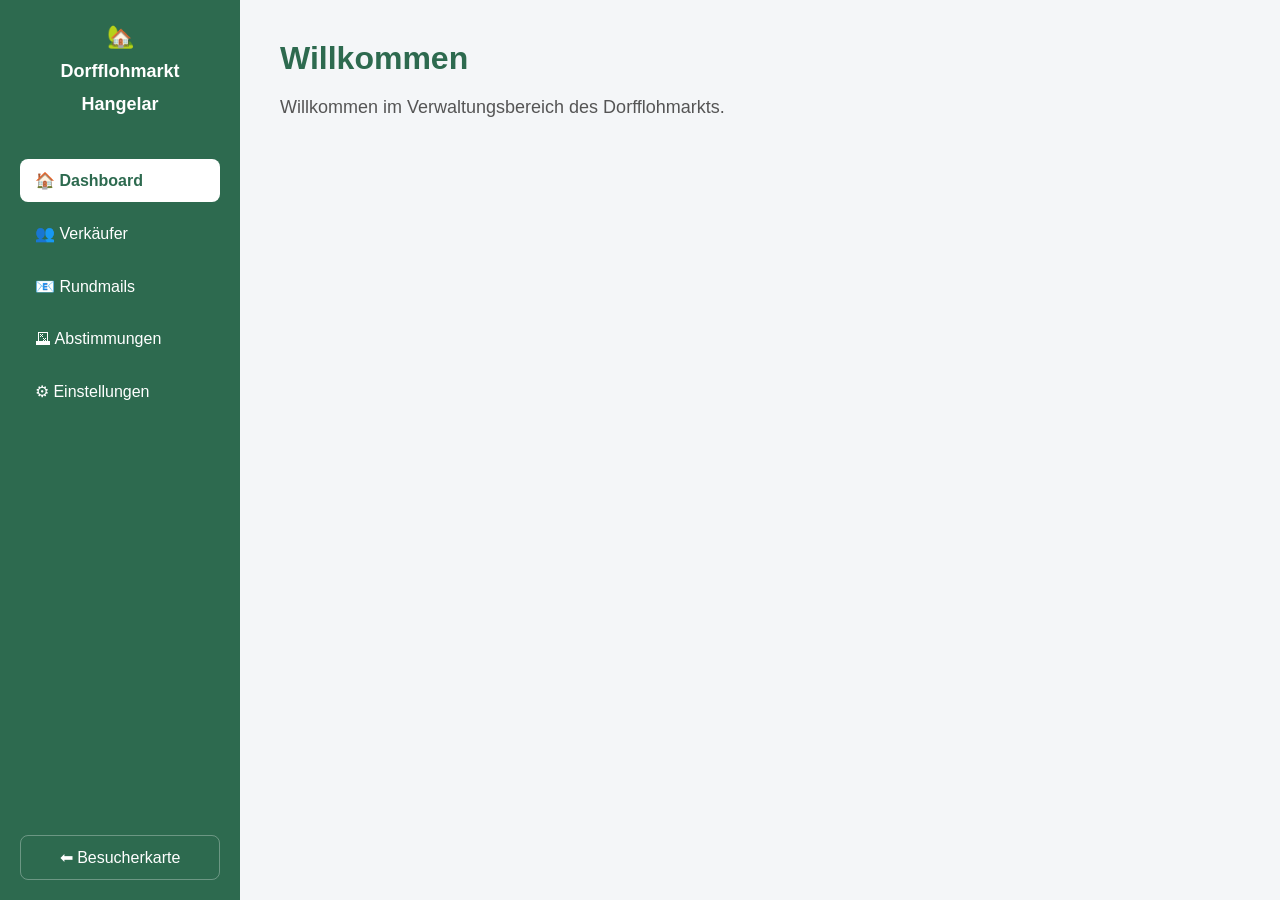
<file: admin/index.html>
<!DOCTYPE html>
<html lang="de">
<head>
    <meta charset="UTF-8">
    <meta name="viewport" content="width=device-width, initial-scale=1.0">
    <title>Dorfflohmarkt Hangelar – Verwaltung</title>

    <link rel="stylesheet" href="admin.css">
</head>

<body>

<div class="layout">

    <aside class="sidebar">

        <div class="logo">
            🏡<br>
            <span>Dorfflohmarkt<br>Hangelar</span>
        </div>

        <nav>

            <button class="menu active" data-page="dashboard">
                🏠 Dashboard
            </button>

            <button class="menu" data-page="verkaeufer">
                👥 Verkäufer
            </button>

            <button class="menu" data-page="mail">
                📧 Rundmails
            </button>

            <button class="menu" data-page="abstimmung">
                🗳 Abstimmungen
            </button>

            <button class="menu" data-page="einstellungen">
                ⚙ Einstellungen
            </button>

        </nav>

        <a href="../index.html" class="back">
            ⬅ Besucherkarte
        </a>

    </aside>


    <main id="content">

    <h1>Willkommen</h1>

    <p>
        Willkommen im Verwaltungsbereich des Dorfflohmarkts.
    </p>

</main>

</div>

<script src="admin.js"></script>

</body>
</html>
</file>
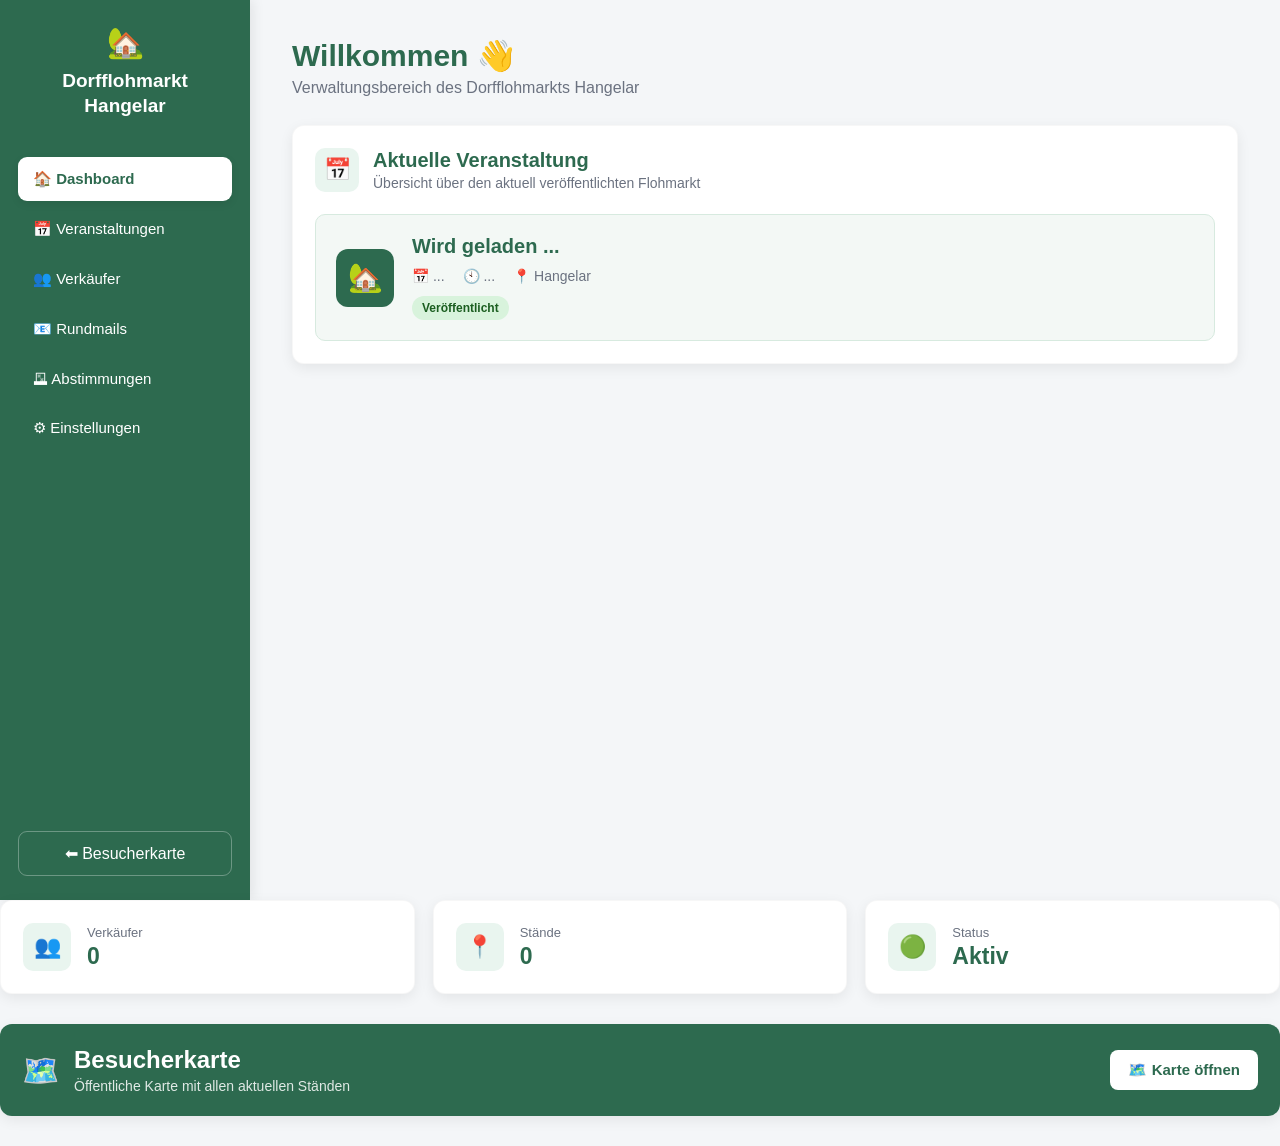
<file: admin/pages/index.html>
<!DOCTYPE html>
<html lang="de">

<head>
    <meta charset="UTF-8">
    <meta name="viewport" content="width=device-width, initial-scale=1.0">

    <title>Dorfflohmarkt Hangelar – Verwaltung</title>

    <link rel="stylesheet" href="../css/admin.css">
</head>

<body>

<div class="layout">

    <!-- =====================================================
         SIDEBAR
    ====================================================== -->

    <aside class="sidebar">

        <div class="logo">
            🏡
            <span>
                Dorfflohmarkt<br>
                Hangelar
            </span>
        </div>

        <nav>

            <button class="menu active" data-page="dashboard">
                🏠 Dashboard
            </button>

            <button class="menu" data-page="veranstaltungen">
                📅 Veranstaltungen
            </button>

            <button class="menu" data-page="verkaeufer">
                👥 Verkäufer
            </button>

            <button class="menu" data-page="mail">
                📧 Rundmails
            </button>

            <button class="menu" data-page="abstimmung">
                🗳 Abstimmungen
            </button>

            <button class="menu" data-page="einstellungen">
                ⚙ Einstellungen
            </button>

        </nav>

        <a href="../../index.html" class="back">
            ⬅ Besucherkarte
        </a>

    </aside>


    <!-- =====================================================
         HAUPTBEREICH
    ====================================================== -->

    <main id="content">

        <div class="dashboard-header">

            <div>
                <h1>Willkommen 👋</h1>

                <p>
                    Verwaltungsbereich des Dorfflohmarkts Hangelar
                </p>
            </div>

        </div>


        <!-- =================================================
             AKTUELLE VERANSTALTUNG
        ================================================== -->

        <section class="dashboard-event card">

            <div class="dashboard-section-title">
                <span>📅</span>

                <div>
                    <h2>Aktuelle Veranstaltung</h2>

                    <p>
                        Übersicht über den aktuell veröffentlichten Flohmarkt
                    </p>
                </div>
            </div>


           <div class="event-placeholder">

    <div class="event-icon">
        🏡
    </div>

    <div>

        <h3 id="dashboardVeranstaltung">
            Wird geladen ...
        </h3>

        <div class="event-details">

            <span id="dashboardDatum">
                📅 ...
            </span>

            <span id="dashboardUhrzeit">
                🕙 ...
            </span>

            <span>
                📍 Hangelar
            </span>

        </div>

        <span class="status status-veroeffentlicht">
            Veröffentlicht
        </span>

    </div>

</div>

            </div>

        </section>


        <!-- =================================================
             STATISTIK
        ================================================== -->

        <section class="dashboard-stats">

            <div class="dashboard-stat card">

                <div class="dashboard-stat-icon">
                    👥
                </div>

                <div>

                    <span class="dashboard-stat-label">
                        Verkäufer
                    </span>

                  <strong id="dashboardVerkaeufer">
    0
</strong>

                </div>

            </div>


            <div class="dashboard-stat card">

                <div class="dashboard-stat-icon">
                    📍
                </div>

                <div>

                    <span class="dashboard-stat-label">
                        Stände
                    </span>

                  <strong id="dashboardStaende">
    0
</strong>

                </div>

            </div>


            <div class="dashboard-stat card">

                <div class="dashboard-stat-icon">
                    🟢
                </div>

                <div>

                    <span class="dashboard-stat-label">
                        Status
                    </span>

                    <strong>
                        Aktiv
                    </strong>

                </div>

            </div>

        </section>


       


        <!-- =================================================
             BESUCHERKARTE
        ================================================== -->

        <section class="dashboard-section">

            <div class="visitor-card">

                <div>

                    <span class="visitor-icon">
                        🗺️
                    </span>

                    <div>

                        <h2>Besucherkarte</h2>

                        <p>
                            Öffentliche Karte mit allen aktuellen Ständen
                        </p>

                    </div>

                </div>


                <a
                    href="../../index.html"
                    class="primary-btn">

                    🗺️ Karte öffnen

                </a>

            </div>

        </section>

    </main>

</div>

<script src="../../config.js"></script>
<script src="../js/admin.js"></script>



<script>
/*
   Schnellzugriff des Dashboards.
   Die vorhandene Navigation aus admin.js
   bleibt unverändert.
*/

document
    .querySelectorAll(".quick-action")
    .forEach(button => {

        button.addEventListener("click", () => {

            const page = button.dataset.page;

            const menuButton =
                document.querySelector(
                    `.menu[data-page="${page}"]`
                );

            if (menuButton) {
                menuButton.click();
            }

        });

    });
</script>

</body>
</html>
</file>
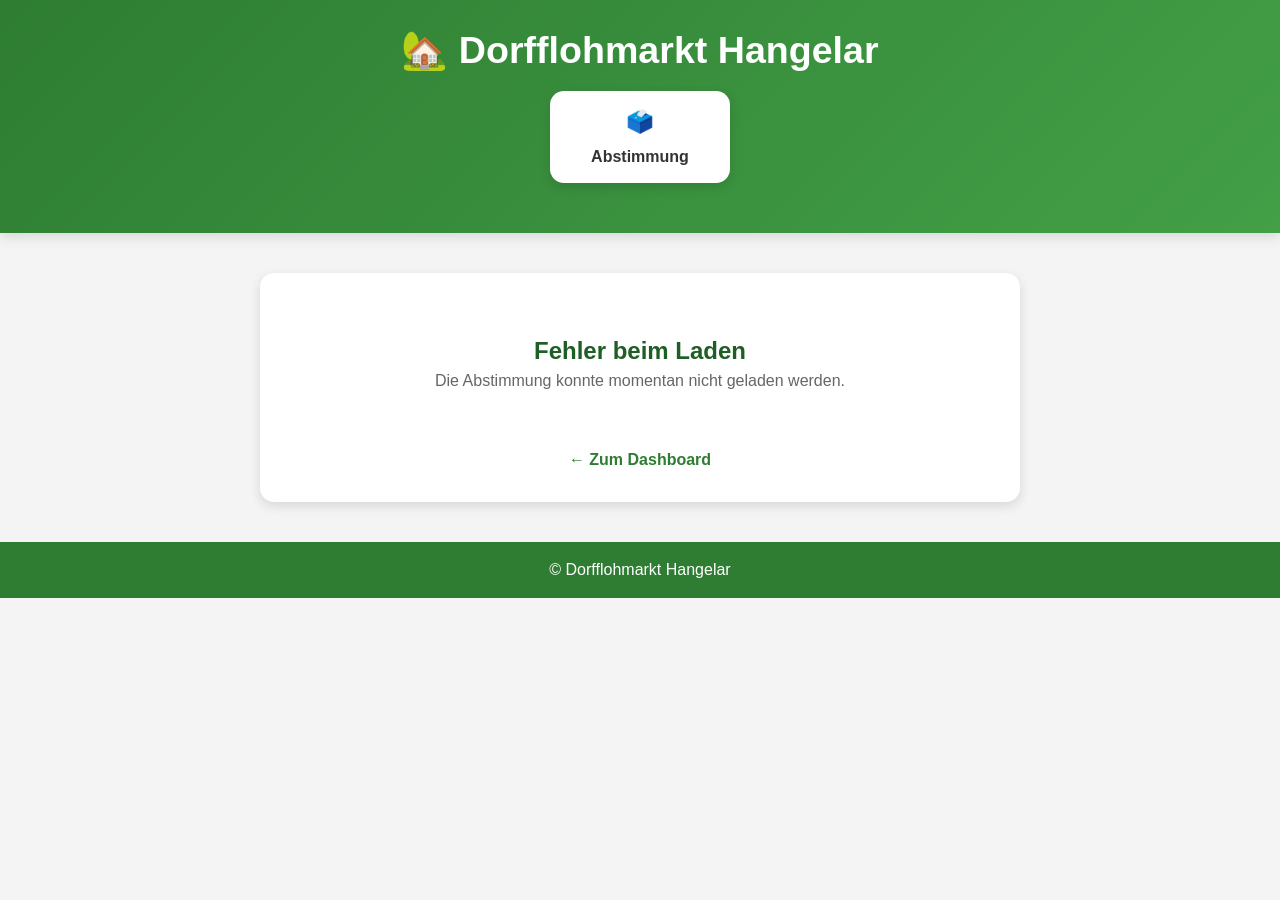
<file: abstimmung.html>
<!DOCTYPE html>
<html lang="de">

<head>

    <meta charset="UTF-8">
    <meta name="viewport" content="width=device-width, initial-scale=1.0">

    <title>Abstimmung – Dorfflohmarkt Hangelar</title>

    <link rel="stylesheet" href="style.css">

    <style>

        .abstimmung-container {
            max-width: 800px;
            margin: 40px auto;
            padding: 0 20px;
        }

        .abstimmung-card {
            background: white;
            border-radius: 14px;
            box-shadow: 0 4px 12px rgba(0,0,0,.12);
            padding: 30px;
        }

        .abstimmung-card h2 {
            margin-top: 0;
            color: var(--green-dark);
        }

        .abstimmung-info {
            margin-bottom: 25px;
            color: #555;
        }

        .antwort-option {
            display: block;
            margin: 12px 0;
            padding: 14px 16px;
            border: 1px solid #ddd;
            border-radius: 10px;
            cursor: pointer;
            transition: background .2s;
        }

        .antwort-option:hover {
            background: #f5f5f5;
        }

        .antwort-option input {
            margin-right: 10px;
        }

        .email-bereich {
            margin-top: 25px;
        }

        .email-bereich label {
            display: block;
            margin-bottom: 8px;
            font-weight: bold;
        }

        .email-bereich input {
            width: 100%;
            box-sizing: border-box;
            padding: 12px;
            border: 1px solid #ccc;
            border-radius: 8px;
            font-size: 16px;
        }

        .abstimmen-button {
            margin-top: 25px;
            width: 100%;
            padding: 14px;
            border: none;
            border-radius: 8px;
            background: var(--green);
            color: white;
            font-size: 17px;
            font-weight: bold;
            cursor: pointer;
        }

        .abstimmen-button:hover {
            background: var(--green-dark);
        }

        .abstimmen-button:disabled {
            background: #aaa;
            cursor: not-allowed;
        }

        .meldung {
            margin-top: 20px;
            padding: 15px;
            border-radius: 8px;
            display: none;
        }

        .meldung.erfolg {
            display: block;
            background: #e8f5e9;
            color: #2e7d32;
        }

        .meldung.fehler {
            display: block;
            background: #ffebee;
            color: #c62828;
        }

        .keine-abstimmung {
            text-align: center;
            padding: 30px;
            color: #666;
        }

        .zurueck {
            margin-top: 25px;
            text-align: center;
        }

        .zurueck a {
            color: var(--green);
            text-decoration: none;
            font-weight: bold;
        }

    </style>

</head>


<body>


<header class="hero">

    <div class="hero-content">

        <div class="hero-title">

            <h1>
                🏡 Dorfflohmarkt Hangelar
            </h1>

        </div>

        <div class="event-info">

            <div class="info-box">

                <span>🗳️</span>

                <p>Abstimmung</p>

            </div>

        </div>

    </div>

</header>


<main class="abstimmung-container">

    <div class="abstimmung-card">

        <div id="ladeMeldung">

            Abstimmung wird geladen ...

        </div>


        <div id="abstimmungInhalt" style="display:none;">

            <h2 id="frage"></h2>

            <div class="abstimmung-info">

              <span id="abstimmungHinweis">
    Bitte wähle eine Antwort aus und gib deine E-Mail-Adresse ein.
</span>

            </div>


            <div id="antworten"></div>


            <div class="email-bereich">

                <label for="email">
                    E-Mail-Adresse
                </label>

                <input
                    type="email"
                    id="email"
                    placeholder="deine@email.de"
                    required
                >

            </div>


            <button
                id="btnAbstimmen"
                class="abstimmen-button"
                onclick="stimmeAbgeben()"
            >
                Stimme abgeben
            </button>


            <div
                id="meldung"
                class="meldung"
            ></div>

        </div>


        <div class="zurueck">

           <a href="admin/pages/index.html">
    ← Zum Dashboard
</a>
        </div>

    </div>

</main>


<footer>

    © Dorfflohmarkt Hangelar

</footer>


<script>

const API_URL =
    "https://script.google.com/macros/s/AKfycbz7DnIl89GMZDBWx9xZsYjzCi9J3pb9FpiBY-jxzEgHVJJOfAVkjUEnHCHAsGZhIw-DOw/exec";


let aktiveAbstimmung = null;
let optionen = [];


async function ladeAbstimmung() {

    try {

 const daten = await new Promise((resolve, reject) => {

    const script =
        document.createElement("script");

    const callbackName =
        "abstimmungCallback";

    let timeout;

    window[callbackName] = function (daten) {

        clearTimeout(timeout);

        delete window[callbackName];

        script.remove();

        resolve(daten);
    };

    script.src =
        API_URL +
        "?format=abstimmungOeffentlichJsonp" +
        "&prefix=" +
        callbackName;

    script.onerror = function () {

        clearTimeout(timeout);

        delete window[callbackName];

        script.remove();

        reject(
            new Error(
                "Die Abstimmungsdaten konnten nicht geladen werden."
            )
        );
    };

    timeout = setTimeout(() => {

        delete window[callbackName];

        script.remove();

        reject(
            new Error(
                "Zeitüberschreitung beim Laden der Abstimmung."
            )
        );

    }, 15000);

    document.body.appendChild(script);

});


const abstimmungen =
    daten.abstimmungen;

const alleOptionen =
    daten.optionen;


// Nur Abstimmungen berücksichtigen,
// die aktiviert sind und deren Startzeit erreicht ist.
const jetzt = new Date();

const aktive =
    abstimmungen.filter(a => {

        if (String(a.status).trim() !== "Aktiv") {
            return false;
        }

        if (!a.start) {
            return true;
        }

        const start = new Date(a.start);

        if (isNaN(start.getTime())) {
            return false;
        }

        return jetzt >= start;
    });


if (aktive.length === 0) {

    document.getElementById("ladeMeldung").innerHTML = `
        <div class="keine-abstimmung">
            <h2>🗳️ Keine aktive Abstimmung</h2>
            <p>
                Zurzeit ist keine Abstimmung aktiv.
            </p>
        </div>
    `;

    return;
}


// Die erste aktive Abstimmung verwenden
aktiveAbstimmung = aktive[0];

const hinweis =
    document.getElementById("abstimmungHinweis");

if (aktiveAbstimmung.typ === "TERMIN") {

    hinweis.textContent =
        "Bitte wähle einen oder mehrere Termine aus und gib deine E-Mail-Adresse ein.";

} else {

    hinweis.textContent =
        "Bitte wähle eine Antwort aus und gib deine E-Mail-Adresse ein.";

}


optionen =
    alleOptionen
        .filter(
            option =>
                String(option.abstimmungsId) ===
                String(aktiveAbstimmung.id)
        )
        .sort(
            (a, b) =>
                Number(a.reihenfolge || 0) -
                Number(b.reihenfolge || 0)
        );


        document.getElementById("frage").textContent =
            aktiveAbstimmung.frage;


        const container =
            document.getElementById("antworten");

        container.innerHTML = "";


        


const angezeigteTermine = new Set();

optionen.forEach(option => {

    const label =
        document.createElement("label");

    label.className =
        "antwort-option";

    let antwortText = option.antwort;

    if (aktiveAbstimmung.typ === "TERMIN") {

        const datum = new Date(option.antwort);

        antwortText = datum.toLocaleDateString("de-DE", {
            day: "2-digit",
            month: "2-digit",
            year: "numeric"
        });

        // Bereits angezeigtes Datum nicht noch einmal anzeigen
        if (angezeigteTermine.has(antwortText)) {
            return;
        }
        angezeigteTermine.add(antwortText);
    }

    label.innerHTML = `
        <input
            type="${aktiveAbstimmung.typ === "TERMIN" ? "checkbox" : "radio"}"
            name="abstimmungsantwort"
            value="${option.optionsId}"
        >
        ${antwortText}
    `;

    container.appendChild(label);

});

        document.getElementById("ladeMeldung")
            .style.display = "none";

        document.getElementById("abstimmungInhalt")
            .style.display = "block";


    } catch (fehler) {

        console.error(
            "Fehler beim Laden der Abstimmung:",
            fehler
        );

        document.getElementById("ladeMeldung").innerHTML = `
            <div class="keine-abstimmung">
                <h2>Fehler beim Laden</h2>
                <p>
                    Die Abstimmung konnte momentan nicht geladen werden.
                </p>
            </div>
        `;

    }

}


async function stimmeAbgeben() {

    const email =
        document.getElementById("email")
            .value
            .trim()
            .toLowerCase();

const ausgewaehlt =
    Array.from(
        document.querySelectorAll(
            'input[name="abstimmungsantwort"]:checked'
        )
    );


    const meldung =
        document.getElementById("meldung");

    const button =
        document.getElementById("btnAbstimmen");


    meldung.className = "meldung";

    meldung.textContent = "";


    if (ausgewaehlt.length === 0) {

        meldung.className =
            "meldung fehler";

        meldung.textContent =
            "Bitte wähle eine Antwort aus.";

        return;

    }


    if (!email) {

        meldung.className =
            "meldung fehler";

        meldung.textContent =
            "Bitte gib deine E-Mail-Adresse ein.";

        return;

    }


    button.disabled = true;

    button.textContent =
        "Stimme wird gespeichert ...";


    try {

        const url =
            API_URL +
            "?format=abstimmen" +
            "&abstimmungsId=" +
            encodeURIComponent(
                aktiveAbstimmung.id
            ) +
          "&optionsIds=" +
encodeURIComponent(
    ausgewaehlt
        .map(element => element.value)
        .join(",")
) +
            "&email=" +
            encodeURIComponent(email);


        const antwort =
            await fetch(url);


        const ergebnis =
            await antwort.json();


        if (ergebnis.erfolg) {

            meldung.className =
                "meldung erfolg";

            meldung.textContent =
                ergebnis.meldung;


            // Nach erfolgreicher Abstimmung Eingaben sperren
            document
                .querySelectorAll(
                    'input[name="abstimmungsantwort"], #email'
                )
                .forEach(element => {
                    element.disabled = true;
                });


            button.disabled = true;

            button.textContent =
                "Stimme abgegeben";


        } else {

            meldung.className =
                "meldung fehler";

            meldung.textContent =
                ergebnis.fehler ||
                "Die Stimme konnte nicht gespeichert werden.";

            button.disabled = false;

            button.textContent =
                "Stimme abgeben";

        }


    } catch (fehler) {

        console.error(
            "Fehler beim Absenden:",
            fehler
        );


        meldung.className =
            "meldung fehler";

        meldung.textContent =
            "Die Stimme konnte momentan nicht gespeichert werden.";


        button.disabled = false;

        button.textContent =
            "Stimme abgeben";

    }

}


ladeAbstimmung();

</script>


</body>

</html>
</file>
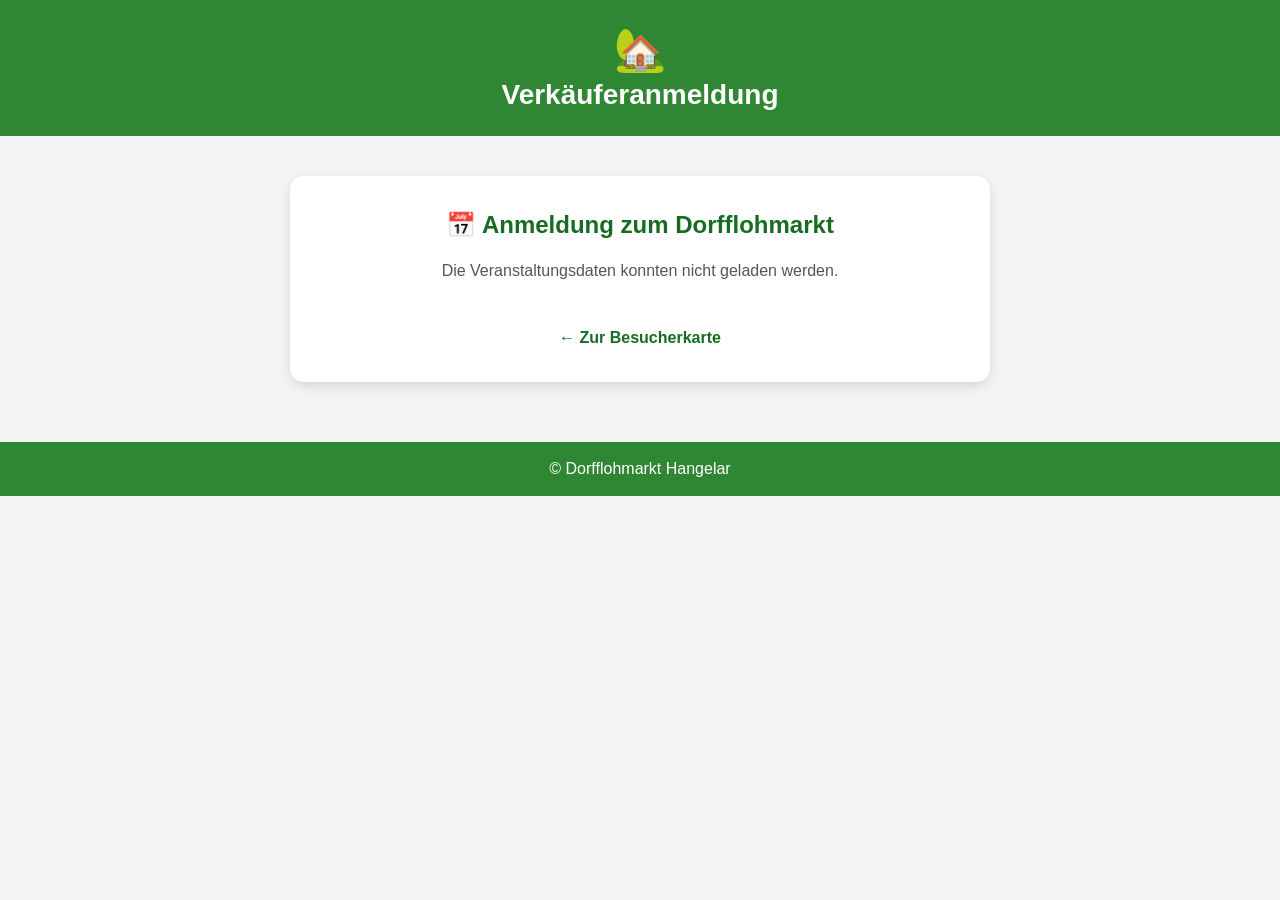
<file: anmeldung.html>
<!DOCTYPE html>
<html lang="de">

<head>
    <meta charset="UTF-8">
    <meta name="viewport" content="width=device-width, initial-scale=1.0">

    <title>Verkäuferanmeldung – Dorfflohmarkt Hangelar</title>

    <style>

        body {
            margin: 0;
            font-family: Arial, sans-serif;
            background: #f4f4f4;
            color: #222;
        }

        header {
            background: #2f8734;
            color: white;
            text-align: center;
            padding: 25px 20px;
        }

        header .logo {
            font-size: 42px;
            margin-bottom: 5px;
        }

        header h1 {
            margin: 0;
            font-size: 28px;
        }

        main {
            max-width: 700px;
            margin: 40px auto;
            padding: 0 20px;
        }

        .karte {
            background: white;
            border-radius: 14px;
            padding: 35px;
            box-shadow: 0 4px 12px rgba(0,0,0,0.12);
            text-align: center;
        }

        .karte h2 {
            color: #176b22;
            margin-top: 0;
        }

        .veranstaltung {
            margin: 25px 0;
            padding: 20px;
            background: #eef8ef;
            border: 1px solid #c9e3cc;
            border-radius: 10px;
        }

        .veranstaltung strong {
            display: block;
            font-size: 21px;
            margin-bottom: 10px;
        }

        .anmelden-btn {
            display: inline-block;
            margin-top: 20px;
            padding: 14px 28px;
            background: #2f8734;
            color: white;
            text-decoration: none;
            border-radius: 8px;
            font-weight: bold;
        }

        .anmelden-btn:hover {
            background: #256d2a;
        }

        .zurueck {
            display: inline-block;
            margin-top: 30px;
            color: #176b22;
            text-decoration: none;
            font-weight: bold;
        }

        .meldung {
            color: #555;
            line-height: 1.5;
        }

        footer {
            margin-top: 60px;
            padding: 18px;
            background: #2f8734;
            color: white;
            text-align: center;
        }

    </style>

</head>

<body>

<header>

    <div class="logo">🏡</div>

    <h1>Verkäuferanmeldung</h1>

</header>


<main>

    <div class="karte">

        <h2>📅 Anmeldung zum Dorfflohmarkt</h2>

        <div id="inhalt">

            <p class="meldung">
                Die aktuelle Veranstaltung wird geladen ...
            </p>

        </div>

       <a
    href="index.html"
    class="zurueck"
>
    ← Zur Besucherkarte
</a>
    </div>

</main>


<footer>

    © Dorfflohmarkt Hangelar

</footer>


<script src="config.js"></script>

<script>

    function formatDatum(datum) {

    const teile = String(datum).split("-");

    if (teile.length === 3) {
        return `${teile[2]}.${teile[1]}.${teile[0]}`;
    }

    return datum;
}

async function ladeVeranstaltung() {

    const inhalt =
        document.getElementById("inhalt");

    try {

        const veranstaltungsUrl =
            DATA_URL.replace(
                "format=json",
                "format=veranstaltungen"
            );

        const anmeldungsUrl =
            DATA_URL.replace(
                "format=json",
                "format=json"
            );

        const [
            veranstaltungsResponse,
            anmeldungsResponse
        ] = await Promise.all([
            fetch(veranstaltungsUrl),
            fetch(anmeldungsUrl)
        ]);

        const veranstaltungen =
            await veranstaltungsResponse.json();

        const anmeldungen =
            await anmeldungsResponse.json();

        const veranstaltung =
            veranstaltungen.find(
                v =>
                    v.status === "Veröffentlicht" ||
                    v.status === "Findet statt" ||
                    v.status === "Abgeschlossen"
            );

        if (!veranstaltung) {

            inhalt.innerHTML = `
                <p class="meldung">
                    📅 Zurzeit ist keine Verkäuferanmeldung geöffnet.
                </p>
            `;

            return;
        }

        // Anzahl der Anmeldungen für diese Veranstaltung
        const anzahlVerkaeufer =
            anmeldungen.filter(
                person =>
                    String(person.veranstaltungsId) ===
                    String(veranstaltung.id)
            ).length;


        // Beginn der Veranstaltung berechnen
        const datumTeile =
            String(veranstaltung.datum).split(".");

        const zeitTeile =
            String(veranstaltung.beginn).split(":");

        const beginn =
            new Date(
                Number(datumTeile[2]),
                Number(datumTeile[1]) - 1,
                Number(datumTeile[0]),
                Number(zeitTeile[0]),
                Number(zeitTeile[1])
            );

        const veranstaltungHatBegonnen =
            !isNaN(beginn.getTime()) &&
            new Date() >= beginn;


        // Anmeldung nach Veranstaltungsbeginn geschlossen
        if (
            veranstaltungHatBegonnen ||
            veranstaltung.status === "Abgeschlossen"
        ) {

            inhalt.innerHTML = `
                <p class="meldung">
                    📅 Die Verkäuferanmeldung ist geschlossen.<br>
                    Die Veranstaltung hat bereits begonnen.
                </p>
            `;

            return;
        }


        // Anmeldeinformation
        let anmeldeInfo = "";

        if (anzahlVerkaeufer >= 50) {

            anmeldeInfo = `
                <p class="meldung">
                    ✅ ${anzahlVerkaeufer} Verkäufer angemeldet –
                    die Mindestanzahl von 50 ist erreicht.
                </p>
            `;

        } else {

            anmeldeInfo = `
                <p class="meldung">
                    👥 ${anzahlVerkaeufer} von mindestens 50 Verkäufern angemeldet.
                </p>
            `;
        }


        inhalt.innerHTML = `

        <div class="veranstaltung">

            <strong>
                ${veranstaltung.name}
            </strong>

           <div>📅 ${formatDatum(veranstaltung.datum)}</div>
            <div>
                🕐 ${veranstaltung.beginn} – ${veranstaltung.ende} Uhr
            </div>

            <div>
                📍 ${veranstaltung.ort}
            </div>

        </div>

        ${anmeldeInfo}

        <p>
            Du möchtest einen Stand beim
            Dorfflohmarkt anmelden?
        </p>

        <a
            href="https://forms.gle/A8mbyZg7FcGbLzoc6"
            target="_blank"
            rel="noopener"
            class="anmelden-btn"
        >
            📝 Zur Verkäuferanmeldung
        </a>

        `;

    } catch (err) {

        console.error(err);

        inhalt.innerHTML = `
            <p class="meldung">
                Die Veranstaltungsdaten konnten
                nicht geladen werden.
            </p>
        `;
    }

}


ladeVeranstaltung();

</script>

</body>

</html>
</file>
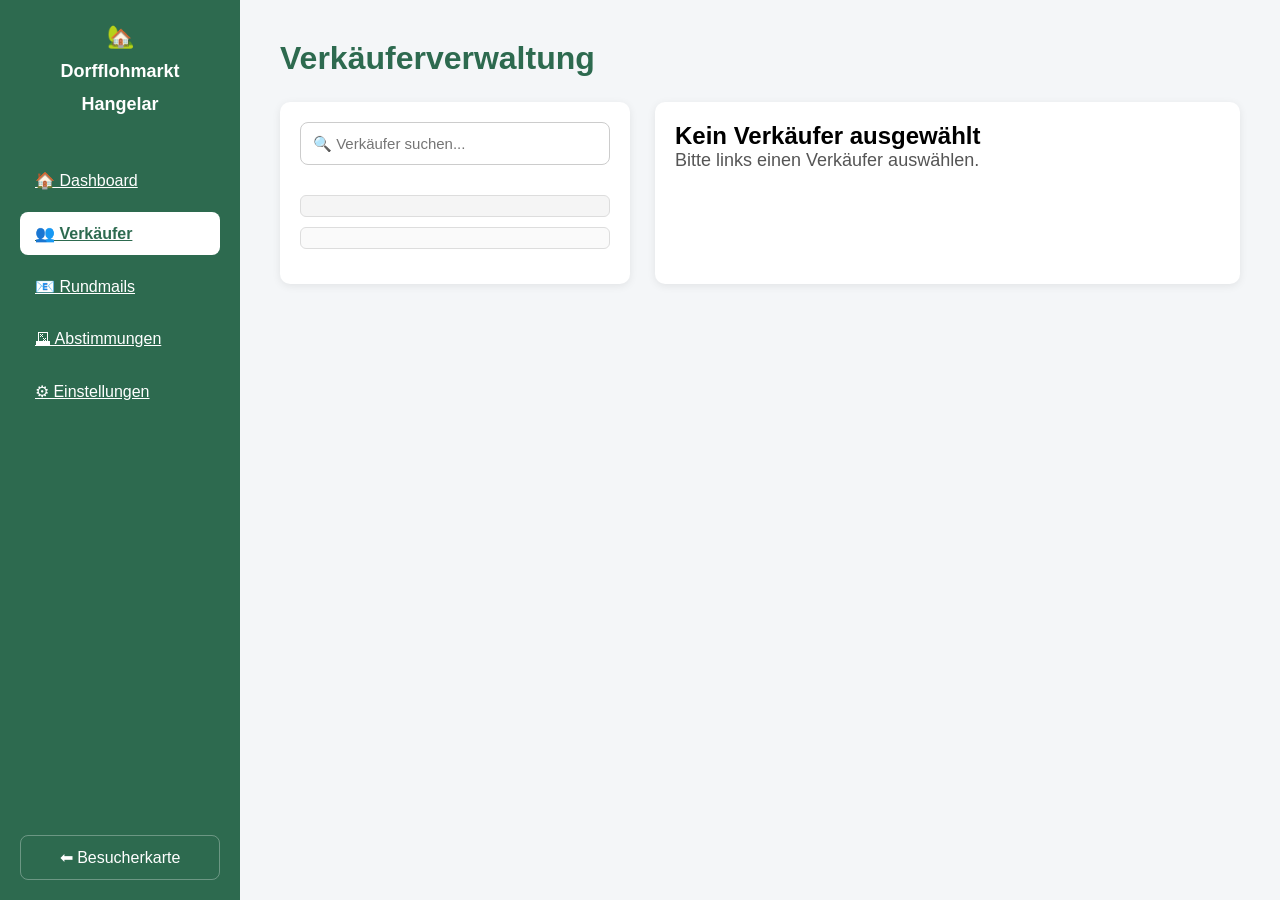
<file: admin/verkaeufer.html>
<!DOCTYPE html>
<html lang="de">
<head>
    <meta charset="UTF-8">
    <meta name="viewport" content="width=device-width, initial-scale=1.0">
    <title>Verkäuferverwaltung</title>

    <link rel="stylesheet" href="admin.css">
</head>

<body>

<div class="layout">

    <aside class="sidebar">

        <div class="logo">
            🏡<br>
            <span>Dorfflohmarkt<br>Hangelar</span>
        </div>

        <nav>

            <a class="menu" href="index.html">🏠 Dashboard</a>
            <a class="menu active" href="verkaeufer.html">👥 Verkäufer</a>
            <a class="menu" href="rundmails.html">📧 Rundmails</a>
            <a class="menu" href="abstimmungen.html">🗳 Abstimmungen</a>
            <a class="menu" href="einstellungen.html">⚙ Einstellungen</a>

        </nav>

        <a href="../index.html" class="back">
            ⬅ Besucherkarte
        </a>

    </aside>

    <main>

        <h1>Verkäuferverwaltung</h1>

        <div class="seller-layout">

            <section class="seller-list">

                <input
    id="search"
    type="text"
    placeholder="🔍 Verkäufer suchen..."
>

<div id="anzahlVerkaeufer" class="info-bar"></div>
<div id="statistik" class="statistik"></div>

<div id="sellerList"></div>

            </section>

            <section class="seller-details">

                <h2>Kein Verkäufer ausgewählt</h2>

                <p>
                    Bitte links einen Verkäufer auswählen.
                </p>

            </section>

        </div>

    </main>

</div>

<script src="../config.js"></script>
<script src="admin.js"></script>

</body>
</html>
</file>
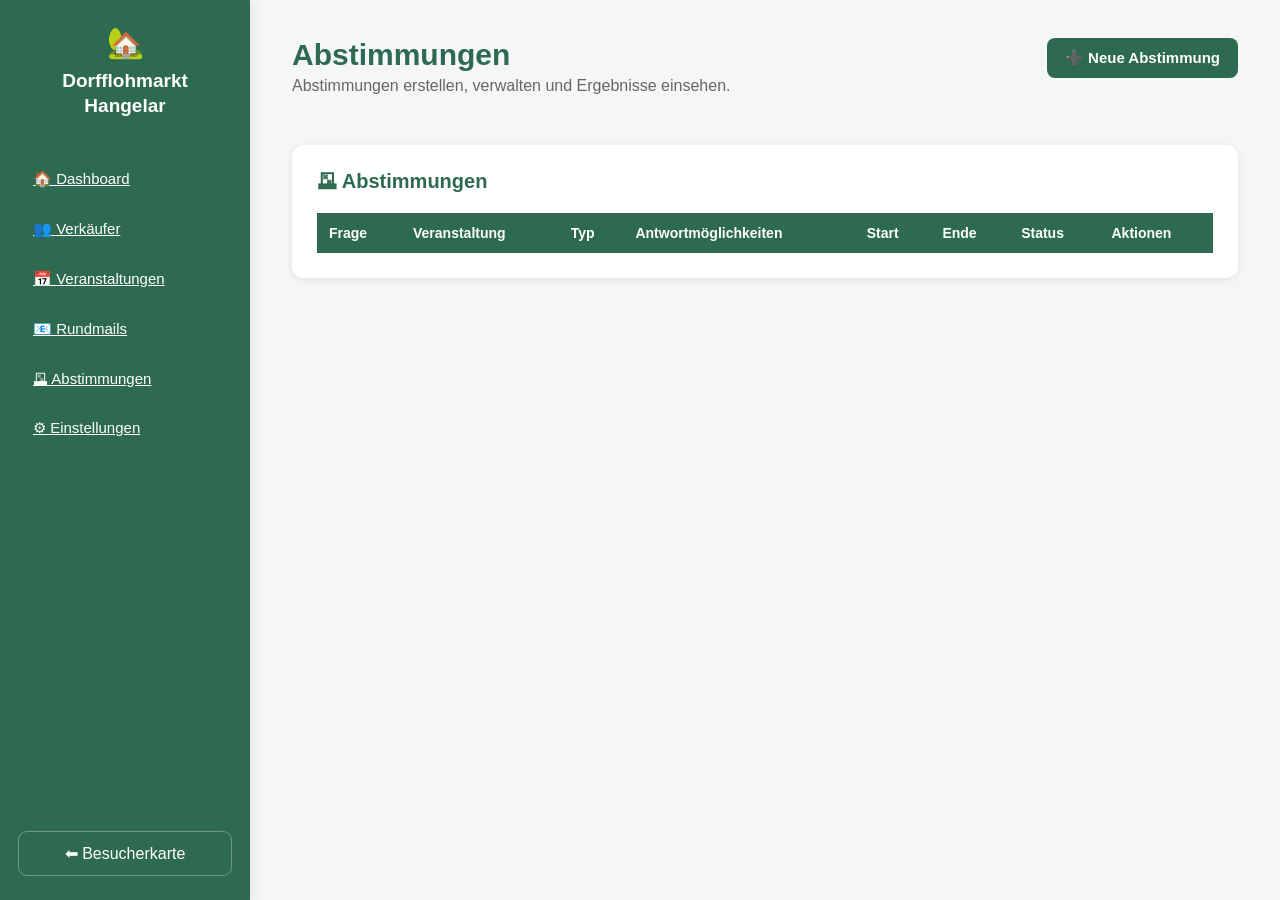
<file: admin/pages/abstimmungen.html>
<!DOCTYPE html>
<html lang="de">

<head>
    <meta charset="UTF-8">
    <meta name="viewport" content="width=device-width, initial-scale=1.0">

    <title>Abstimmungen – Dorfflohmarkt Hangelar</title>

    <link rel="stylesheet" href="../css/admin.css">
</head>

<body>

<div class="layout">

    <!-- SIDEBAR -->
    <aside class="sidebar">

        <div class="logo">
            🏡<br>
            <span>
                Dorfflohmarkt<br>
                Hangelar
            </span>
        </div>

        <nav>

            <a class="menu" href="index.html">
                🏠 Dashboard
            </a>

            <a class="menu" href="verkaeufer.html">
                👥 Verkäufer
            </a>

            <a class="menu" href="veranstaltungen.html">
                📅 Veranstaltungen
            </a>

            <a class="menu" href="rundmails.html">
                📧 Rundmails
            </a>

            <a class="menu" href="abstimmungen.html">
                🗳 Abstimmungen
            </a>

            <a class="menu" href="einstellungen.html">
                ⚙ Einstellungen
            </a>

        </nav>

        <a href="../index.html" class="back">
            ⬅ Besucherkarte
        </a>

    </aside>


    <!-- HAUPTBEREICH -->
    <main>

        <div class="page-header">

            <div>
                <h1>Abstimmungen</h1>

                <p class="page-intro">
                    Abstimmungen erstellen, verwalten und Ergebnisse einsehen.
                </p>
            </div>

            <button id="btnNeueAbstimmung" class="primary-btn">
                ➕ Neue Abstimmung
            </button>

        </div>


        <!-- ABSTIMMUNGSLISTE -->
        <section class="settings-card veranstaltungen-card">

            <h2>🗳 Abstimmungen</h2>

            <div class="table-wrapper">

                <table id="tblAbstimmungen">

                  <thead>

    <tr>
        <th>Frage</th>
        <th>Veranstaltung</th>
        <th>Typ</th>
        <th>Antwortmöglichkeiten</th>
        <th>Start</th>
        <th>Ende</th>
        <th>Status</th>
        <th>Aktionen</th>
    </tr>

</thead>

                    <tbody id="tbodyAbstimmungen">
                    </tbody>

                </table>

            </div>

        </section>

       <!-- NEUE ABSTIMMUNG -->
<div
    id="fensterNeueAbstimmung"
    class="veranstaltungs-dialog"
    style="display:none;"
>

    <div class="veranstaltungs-dialog-content">

        <h2>➕ Neue Abstimmung</h2>


        <div class="form-group">

            <label for="txtFrage">
                Frage
            </label>

            <input
                type="text"
                id="txtFrage"
                placeholder="z. B. Welcher Termin passt euch?"
            >

        </div>


        <div class="form-group">

            <label for="txtTyp">
                Abstimmungstyp
            </label>

            <select id="txtTyp">

                <option value="TERMIN">
                    📅 Terminabstimmung
                </option>

                <option value="JA_NEIN">
                    👍 Ja / Nein
                </option>

                <option value="AUSWAHL">
                    🗳 Sonstige Abstimmung
                </option>

            </select>

        </div>


        <div class="form-group">

            <label for="txtVeranstaltungsId">
                Veranstaltung
            </label>

            <select id="txtVeranstaltungsId">

                <option value="">
                    – Keine Veranstaltung –
                </option>

            </select>

        </div>


        <div class="form-row">

            <div class="form-group">

                <label for="txtStart">
                    Start
                </label>

                <input
                    type="datetime-local"
                    id="txtStart"
                >

            </div>


            <div class="form-group">

                <label for="txtEnde">
                    Ende
                </label>

                <input
                    type="datetime-local"
                    id="txtEnde"
                >

            </div>

        </div>

        <div
    id="antwortmoeglichkeiten"
    class="form-group"
>

  <label id="labelAntwortmoeglichkeiten">
    Antwortmöglichkeiten
</label>

    <div id="antwortListe">

    </div>

    <button
        type="button"
        id="btnAntwortHinzufuegen"
        class="secondary-btn"
    >
        ➕ Antwort hinzufügen
    </button>

</div>


        <div class="dialog-buttons">

            <button
                id="btnAbstimmungAbbrechen"
                class="secondary-btn"
            >
                ❌ Abbrechen
            </button>

            <button
                id="btnAbstimmungSpeichern"
                class="primary-btn"
            >
                💾 Speichern
            </button>

        </div>

    </div>

</div> 

    </main>

</div>


<script src="../../config.js"></script>

<script>

document.getElementById("btnNeueAbstimmung").addEventListener("click", function () {

        bearbeiteteAbstimmungsId = null;

    document.getElementById("fensterNeueAbstimmung").style.display = "flex";
document.getElementById("btnAbstimmungSpeichern")
    .dataset.abstimmungsId = "";

    ladeVeranstaltungenFuerAbstimmung();
    aktualisiereAntwortmoeglichkeiten();

});

document.getElementById("btnAbstimmungAbbrechen").addEventListener("click", function () {

    document.getElementById("fensterNeueAbstimmung").style.display = "none";

    bearbeiteteAbstimmungsId = null;

    document.querySelector("#fensterNeueAbstimmung h2").textContent =
        "➕ Neue Abstimmung";

    document.getElementById("btnAbstimmungSpeichern").textContent =
        "💾 Speichern";

});

 document.addEventListener("click", async function (e) {

    if (!e.target.classList.contains("btn-abstimmung-aktivieren")) {
        return;
    }

    const abstimmungsId = e.target.dataset.id;
   
    
    try {

        const response = await fetch(
    DATA_URL.replace("format=json", ""),
    {
            method: "POST",
            headers: {
                "Content-Type": "text/plain;charset=utf-8"
            },
            body: JSON.stringify({
                aktion: "aktiviereAbstimmung",
                abstimmungsId: abstimmungsId
            })
        });

        const ergebnis = await response.json();

        if (!ergebnis.erfolg) {
            throw new Error(ergebnis.fehler || "Aktivierung fehlgeschlagen.");
        }

        await ladeAbstimmungen();

    } catch (err) {

        console.error("Fehler beim Aktivieren:", err);
                alert("Fehler beim Aktivieren: " + err.message);

    }

});   

document.addEventListener("click", async function (e) {

    if (!e.target.classList.contains("btn-abstimmung-loeschen")) {
        return;
    }

    const abstimmungsId = e.target.dataset.id;

    const bestaetigt = confirm(
        "Möchtest du diese Abstimmung wirklich löschen?\n\n" +
        "Die Abstimmung, die Antwortmöglichkeiten und bereits abgegebene Stimmen werden gelöscht."
    );

    if (!bestaetigt) {
        return;
    }

    try {

        const response = await fetch(
            DATA_URL.replace("format=json", ""),
            {
                method: "POST",
                headers: {
                    "Content-Type": "text/plain;charset=utf-8"
                },
                body: JSON.stringify({
                    aktion: "loescheAbstimmung",
                    abstimmungsId: abstimmungsId
                })
            }
        );

        const ergebnis = await response.json();

        if (!ergebnis.erfolg) {
            throw new Error(
                ergebnis.fehler || "Löschen fehlgeschlagen."
            );
        }

        alert("Abstimmung wurde gelöscht.");

        await ladeAbstimmungen();


    } catch (err) {

        console.error("Fehler beim Löschen:", err);

        alert(
            "Fehler beim Löschen: " +
            err.message
        );

    }

});

document.addEventListener("click", async function (e) {

    if (!e.target.classList.contains("btn-abstimmung-bearbeiten")) {
        return;
    }

    const abstimmungsId = e.target.dataset.id;
     bearbeiteteAbstimmungsId = abstimmungsId;

     document.querySelector("#fensterNeueAbstimmung h2").textContent =
    "✏️ Abstimmung bearbeiten";

document.getElementById("btnAbstimmungSpeichern").textContent =
    "💾 Änderungen speichern";
    document.getElementById("fensterNeueAbstimmung").style.display = "flex";

    const abstimmung = window.abstimmungen.find(
        a => String(a.id) === String(abstimmungsId)
    );

    if (!abstimmung) {
        alert("Die Abstimmung wurde nicht gefunden.");
        return;
    }

    console.log("Abstimmung zum Bearbeiten:", abstimmung);

    document.getElementById("txtFrage").value =
        abstimmung.frage || "";

    document.getElementById("txtTyp").value =
        abstimmung.typ || "";

    await ladeVeranstaltungenFuerAbstimmung();

document.getElementById("txtVeranstaltungsId").value =
    abstimmung.veranstaltungsId || "";

aktualisiereAntwortmoeglichkeiten();

const zugehoerigeOptionen = window.abstimmungsoptionen
    .filter(o =>
        String(o.abstimmungsId) === String(abstimmungsId)
    )
    .sort((a, b) =>
        Number(a.reihenfolge) - Number(b.reihenfolge)
    );

const liste = document.getElementById("antwortListe");

if (abstimmung.typ === "TERMIN") {

    liste.innerHTML = "";

    zugehoerigeOptionen.forEach(option => {

        const datum = new Date(option.antwort);

        if (isNaN(datum.getTime())) {
            console.error(
                "Ungültiges Datum bei Abstimmungsoption:",
                option.antwort
            );
            return;
        }

        const jahr = datum.getFullYear();
        const monat = String(datum.getMonth() + 1).padStart(2, "0");
        const tag = String(datum.getDate()).padStart(2, "0");

      const zeile = document.createElement("div");

zeile.className = "form-row";

zeile.innerHTML = `
    <input
        type="date"
        class="termin-datum"
        value="${jahr}-${monat}-${tag}"
    >
`;

        liste.appendChild(zeile);

    });
}
else if (abstimmung.typ === "AUSWAHL") {

    liste.innerHTML = "";

    zugehoerigeOptionen.forEach(option => {

        const zeile = document.createElement("div");

        zeile.className = "form-row";

        zeile.innerHTML = `
            <input
                type="text"
                class="antwort-input"
                value="${option.antwort}"
            >
        `;

        liste.appendChild(zeile);

    });

}

});



</script>
<script>

async function ladeVeranstaltungenFuerAbstimmung() {

    const select = document.getElementById("txtVeranstaltungsId");

    try {

       const url = DATA_URL.replace(
    "format=json",
    "format=abstimmungenAdmin"
);

const response = await fetch(url);
const daten = await response.json();

const veranstaltungen = daten.veranstaltungen;

      

        select.innerHTML = `
            <option value="">
                – Keine Veranstaltung –
            </option>
        `;

        veranstaltungen.forEach(v => {

            const option = document.createElement("option");

            option.value = v.id;

            option.textContent =
                v.name + " – " + v.datum;

            select.appendChild(option);

        });

    } catch (err) {

        console.error(
            "Fehler beim Laden der Veranstaltungen:",
            err
        );

    }

}
async function ladeAbstimmungen()
 {

    const tbody = document.getElementById("tbodyAbstimmungen");

    try {

      
    const url = DATA_URL.replace(
    "format=json",
    "format=abstimmungenAdmin"
);

const response = await fetch(url);

const daten = await response.json();

const abstimmungen =
    daten.abstimmungen;

const optionen =
    daten.optionen;

    const veranstaltungen =
    daten.veranstaltungen;

window.abstimmungen = abstimmungen;
window.abstimmungsoptionen = optionen;

        tbody.innerHTML = "";

        if (abstimmungen.length === 0) {

            tbody.innerHTML = `
                <tr>
                    <td colspan="7" class="empty-state">
                        Noch keine Abstimmungen vorhanden.
                    </td>
                </tr>
            `;

            return;
        }

        abstimmungen.forEach(a => {

            const veranstaltung = veranstaltungen.find(
    v => String(v.id) === String(a.veranstaltungsId)
);

const veranstaltungsName = veranstaltung
    ? veranstaltung.name
    : "";

            const zugehoerigeOptionen = optionen
                .filter(o =>
                    String(o.abstimmungsId) === String(a.id)
                )
                .sort((x, y) =>
                    Number(x.reihenfolge) - Number(y.reihenfolge)
                );

           const angezeigteOptionen = new Set();

const optionenText = zugehoerigeOptionen
    .map(o => {

        if (a.typ === "TERMIN") {

            const datum = new Date(o.antwort);

           const text = datum.toLocaleDateString("de-DE", {
    day: "2-digit",
    month: "2-digit",
    year: "numeric"
});

            if (angezeigteOptionen.has(text)) {
                return null;
            }

            angezeigteOptionen.add(text);

            return text;
        }

        return o.antwort;

    })
       .filter(text => text !== null)
    .join(", ");

function formatiereAbstimmungsDatum(wert) {

    if (!wert) {
        return "";
    }

    const datum = new Date(wert);

    if (isNaN(datum.getTime())) {
        return wert;
    }

    return datum.toLocaleString("de-DE", {
        timeZone: "Europe/Berlin",
        day: "2-digit",
        month: "2-digit",
        year: "numeric",
        hour: "2-digit",
        minute: "2-digit",
        hour12: false
    });
}

const zeile = document.createElement("tr");
zeile.innerHTML = `
    <td>${a.frage || ""}</td>
    <td>${veranstaltungsName}</td>
    <td>${a.typ || ""}</td>
    <td>${optionenText}</td>
    <td>${formatiereAbstimmungsDatum(a.start)}</td>
<td>${formatiereAbstimmungsDatum(a.ende)}</td>  
    <td>${a.status || ""}</td>
  <td>
   ${a.status !== "Beendet" ? `
    <button
        type="button"
        class="secondary-btn btn-abstimmung-bearbeiten"
        data-id="${a.id}"
    >
        Bearbeiten
    </button>
` : ""}

        <button
        type="button"
        class="secondary-btn btn-abstimmung-ergebnisse"
        data-id="${a.id}"
    >
        Ergebnisse
    </button>

    ${a.status === "Entwurf" ? `
  <button class="secondary-btn btn-abstimmung-aktivieren"
          data-id="${a.id}">
    Aktivieren
  </button>
` : ""}

    <button
        type="button"
        class="secondary-btn btn-abstimmung-loeschen"
        data-id="${a.id}"
    >
        Löschen
    </button>
</td>
`;

tbody.appendChild(zeile);

});
    } catch (err) {
        console.error("Fehler beim Laden der Abstimmungen:", err);
    }
}

ladeAbstimmungen();
let antwortZaehler = 0;
let bearbeiteteAbstimmungsId = null;

function aktualisiereAntwortmoeglichkeiten() {

    const typ = document.getElementById("txtTyp").value;
    const liste = document.getElementById("antwortListe");
    const button = document.getElementById("btnAntwortHinzufuegen");
    const label = document.getElementById("labelAntwortmoeglichkeiten");

    liste.innerHTML = "";

    if (typ === "JA_NEIN") {

        
        label.textContent = "Antwortmöglichkeiten";
        const antworten = ["Ja", "Nein"];

        antworten.forEach(antwort => {

            const zeile = document.createElement("div");

            zeile.className = "form-row";

            zeile.innerHTML = `
                <input
                    type="text"
                    class="antwort-input"
                    value="${antwort}"
                    readonly
                >
            `;

            liste.appendChild(zeile);

        });

        button.textContent = "➕ Antwort hinzufügen";
        button.style.display = "none";

    } else if (typ === "TERMIN") {

    label.textContent = "Mögliche Termine";

    button.textContent = "➕ Termin hinzufügen";
    button.style.display = "inline-block";

} else {

    label.textContent = "Antwortmöglichkeiten";

    button.textContent = "➕ Antwort hinzufügen";
    button.style.display = "inline-block";

}

}

document.getElementById("txtTyp").addEventListener(
    "change",
    aktualisiereAntwortmoeglichkeiten
);


document.getElementById("btnAntwortHinzufuegen").addEventListener(
    "click",
    function () {

        const typ =
            document.getElementById("txtTyp").value;

        const liste =
            document.getElementById("antwortListe");

        const zeile =
            document.createElement("div");

        zeile.className = "form-row";

        if (typ === "TERMIN") {

            zeile.innerHTML = `
                <input
                    type="date"
                    class="termin-datum"
                >

                <button
                    type="button"
                    class="secondary-btn antwort-entfernen"
                >
                    ❌
                </button>
            `;

        } else {

            zeile.innerHTML = `
                <input
                    type="text"
                    class="antwort-input"
                    placeholder="Antwortmöglichkeit"
                >

                <button
                    type="button"
                    class="secondary-btn antwort-entfernen"
                >
                    ❌
                </button>
            `;

        }

        liste.appendChild(zeile);

        zeile
            .querySelector(".antwort-entfernen")
            .addEventListener(
                "click",
                function () {
                    zeile.remove();
                }
            );

    }
);

document.getElementById("btnAbstimmungSpeichern").addEventListener("click", async function () {

     const speichernButton = this;

     const bearbeitungsId = this.dataset.abstimmungsId || null;

    speichernButton.disabled = true;
    speichernButton.textContent = "⏳ Speichern...";
    
    const typ = document.getElementById("txtTyp").value;

let optionen = [];

if (typ === "TERMIN") {

    optionen = Array.from(
        document.querySelectorAll("#antwortListe .form-row")
    )
    .map(zeile => {

        const datum =
            zeile.querySelector(".termin-datum")?.value || "";

        if (!datum) {
            return "";
        }

        return datum;

    })
    .filter(option => option !== "");

} else {

    optionen = Array.from(
        document.querySelectorAll("#antwortListe .antwort-input")
    )
    .map(input => input.value.trim())
    .filter(option => option !== "");

}


const daten = {

    aktion: bearbeiteteAbstimmungsId
        ? "updateAbstimmung"
        : "speichereAbstimmung",

    abstimmungsId: bearbeiteteAbstimmungsId,

    veranstaltungsId:
        document.getElementById("txtVeranstaltungsId").value,

    frage:
        document.getElementById("txtFrage").value.trim(),

    typ: typ,

    start:
        document.getElementById("txtStart").value,

    ende:
        document.getElementById("txtEnde").value,

    optionen: optionen

};


    try {

        const response = await fetch(
            DATA_URL.replace("format=json", ""),
            {
                method: "POST",
                body: JSON.stringify(daten)
            }
        );


        const ergebnis = await response.json();


        if (!ergebnis.erfolg) {

            alert(
                "Fehler beim Speichern:\n" +
                (ergebnis.fehler || "Unbekannter Fehler.")
            );

            return;

        }


       alert(
    bearbeiteteAbstimmungsId
    ? "Abstimmung wurde erfolgreich geändert."
    : "Abstimmung wurde als Entwurf gespeichert."
);

document.getElementById("btnAbstimmungSpeichern")
    .dataset.abstimmungsId = "";


        document.getElementById(
            "fensterNeueAbstimmung"
        ).style.display = "none";


        await ladeAbstimmungen();

    } catch (err) {

    console.error(err);

    alert(
        "Fehler beim Speichern der Abstimmung."
    );

} finally {

    speichernButton.disabled = false;
    speichernButton.textContent = "💾 Speichern";

}

});

document.addEventListener("click", async function (e) {

    if (!e.target.classList.contains("btn-abstimmung-ergebnisse")) {
        return;
    }

    const abstimmungsId = e.target.dataset.id;

    try {

        const response = await fetch(
            DATA_URL.replace("format=json", ""),
            {
                method: "POST",
                headers: {
                    "Content-Type": "text/plain;charset=utf-8"
                },
                body: JSON.stringify({
                    aktion: "getAbstimmungsergebnisse",
                    abstimmungsId: abstimmungsId
                })
            }
        );

        const ergebnis = await response.json();

        if (!ergebnis.erfolg) {
            throw new Error(
                ergebnis.fehler ||
                "Ergebnisse konnten nicht geladen werden."
            );
        }

        const abstimmung = window.abstimmungen.find(
            a => String(a.id) === String(abstimmungsId)
        );

        if (!abstimmung) {
            throw new Error(
                "Abstimmung wurde nicht gefunden."
            );
        }

        let zeilen = "";

        ergebnis.optionen.forEach(option => {

            let text = option.antwort;

            if (abstimmung.typ === "TERMIN") {

                const datum = new Date(option.antwort);

                if (!isNaN(datum.getTime())) {
                    text = datum.toLocaleDateString("de-DE", {
                        day: "2-digit",
                        month: "2-digit",
                        year: "numeric"
                    });
                }
            }

            zeilen += `
                <div style="
                    padding:10px 0;
                    border-bottom:1px solid #eee;
                    display:flex;
                    justify-content:space-between;
                    gap:20px;
                ">
                    <span>${text}</span>
                    <strong>${option.stimmen}</strong>
                </div>
            `;

        });

        const fenster = document.createElement("div");

        fenster.id = "ergebnisFenster";

        fenster.style.cssText = `
            position:fixed;
            inset:0;
            background:rgba(0,0,0,.45);
            display:flex;
            align-items:center;
            justify-content:center;
            z-index:2000;
            padding:20px;
        `;

        fenster.innerHTML = `
            <div style="
                width:min(550px,100%);
                max-height:90vh;
                overflow-y:auto;
                background:white;
                border-radius:14px;
                padding:28px;
                box-shadow:0 10px 35px rgba(0,0,0,.25);
            ">

                <h2 style="
                    margin-top:0;
                    color:#2d6a4f;
                ">
                    📊 Ergebnisse
                </h2>

                <h3 style="
                    margin-bottom:20px;
                ">
                    ${abstimmung.frage}
                </h3>

                <div style="
                    margin-bottom:20px;
                    padding:14px;
                    background:#f5faf7;
                    border-radius:10px;
                ">

                    <div>
                        <strong>Teilnehmer:</strong>
                        ${ergebnis.teilnehmer}
                    </div>

                    <div>
                        <strong>Stimmen gesamt:</strong>
                        ${ergebnis.stimmenGesamt}
                    </div>

                </div>

                <h3>Antworten</h3>

                ${zeilen}

                <div style="
                    display:flex;
                    justify-content:flex-end;
                    margin-top:25px;
                ">

                    <button
                        type="button"
                        class="secondary-btn"
                        id="btnErgebnisseSchliessen"
                    >
                        Schließen
                    </button>

                </div>

            </div>
        `;

        document.body.appendChild(fenster);

        document
            .getElementById("btnErgebnisseSchliessen")
            .addEventListener("click", function () {
                fenster.remove();
            });

        fenster.addEventListener("click", function (event) {

            if (event.target === fenster) {
                fenster.remove();
            }

        });

    } catch (err) {

        console.error(
            "Fehler beim Laden der Ergebnisse:",
            err
        );

        alert(
            "Fehler beim Laden der Ergebnisse: " +
            err.message
        );

    }

});

</script>
</body>

</html>
</file>
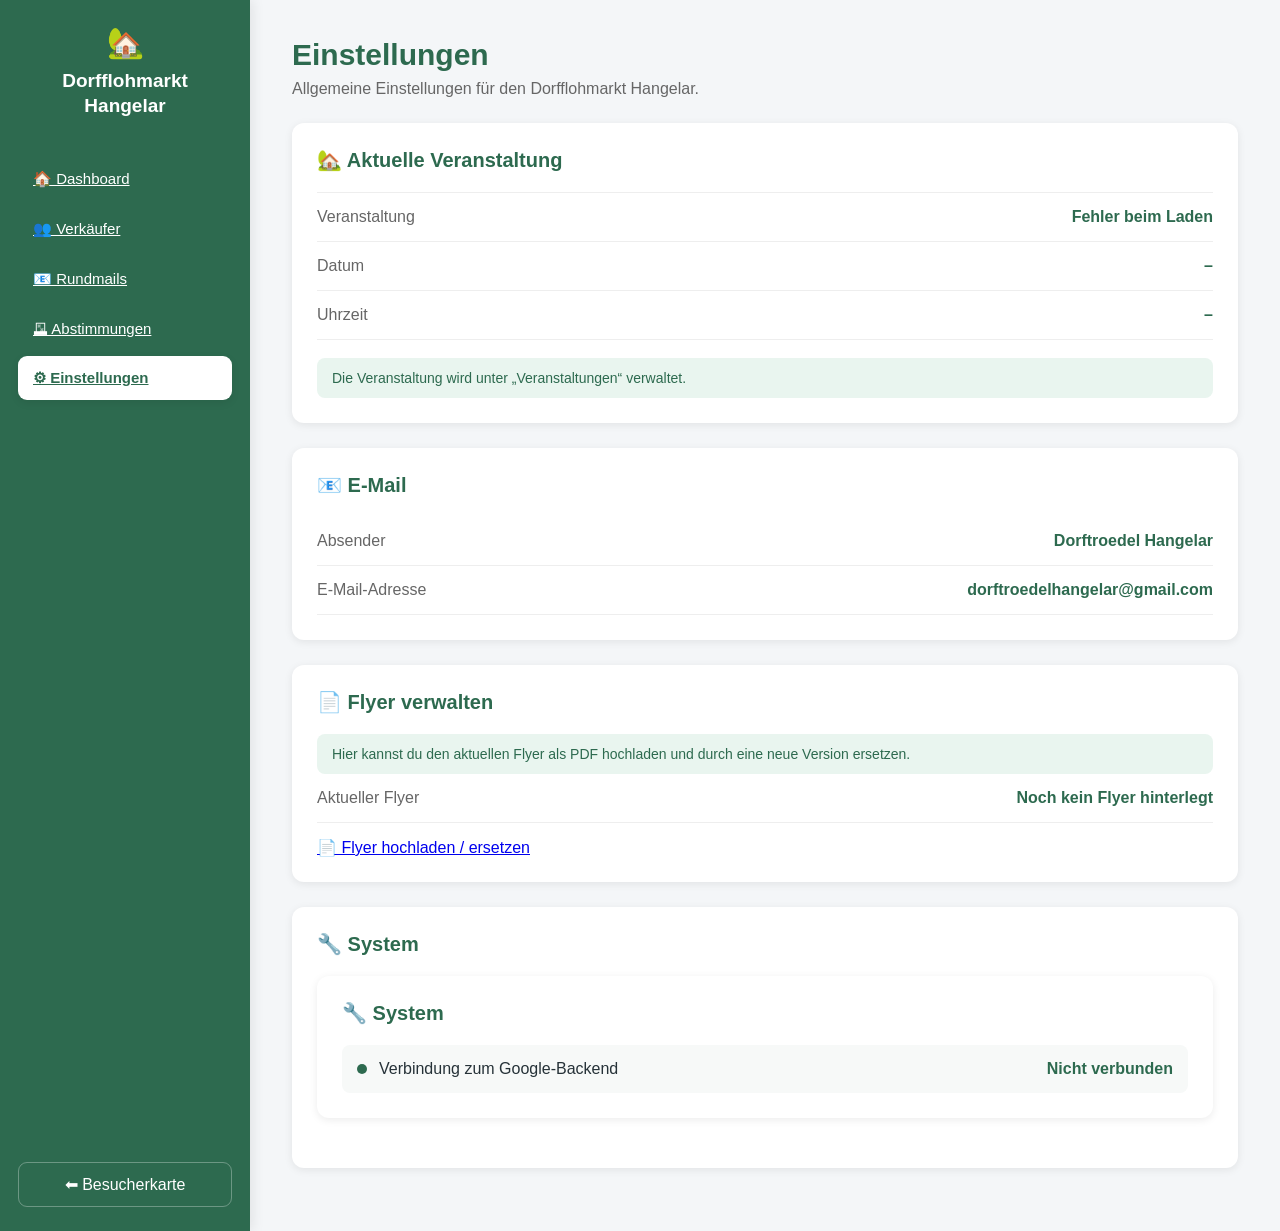
<file: admin/pages/einstellungen.html>
<!DOCTYPE html>
<html lang="de">

<head>
    <meta charset="UTF-8">
    <meta name="viewport" content="width=device-width, initial-scale=1.0">

    <title>Einstellungen – Dorfflohmarkt Hangelar</title>

    <link rel="stylesheet" href="../css/admin.css">
</head>

<body>

<div class="layout">

    <aside class="sidebar">

        <div class="logo">
            🏡<br>
            <span>Dorfflohmarkt<br>Hangelar</span>
        </div>

        <nav>

            <a class="menu" href="index.html">
                🏠 Dashboard
            </a>

            <a class="menu" href="verkaeufer.html">
                👥 Verkäufer
            </a>

            <a class="menu" href="rundmails.html">
                📧 Rundmails
            </a>

            <a class="menu" href="abstimmungen.html">
                🗳 Abstimmungen
            </a>

            <a class="menu active" href="einstellungen.html">
                ⚙ Einstellungen
            </a>

        </nav>

        <a href="../index.html" class="back">
            ⬅ Besucherkarte
        </a>

    </aside>


    <main>

        <h1>Einstellungen</h1>

        <p class="page-intro">
            Allgemeine Einstellungen für den Dorfflohmarkt Hangelar.
        </p>


        <section class="settings-card">

            <h2>🏡 Aktuelle Veranstaltung</h2>

            <div class="settings-info">

                <div class="setting-row">
                    <span>Veranstaltung</span>
                    <strong id="veranstaltung">Wird geladen...</strong>
                </div>

                <div class="setting-row">
                    <span>Datum</span>
                    <strong id="datum">–</strong>
                </div>

                <div class="setting-row">
                    <span>Uhrzeit</span>
                    <strong id="uhrzeit">–</strong>
                </div>

            </div>

            <p class="settings-hint">
                Die Veranstaltung wird unter „Veranstaltungen“
                verwaltet.
            </p>

        </section>


        <section class="settings-card">

            <h2>📧 E-Mail</h2>

            <div class="setting-row">
                <span>Absender</span>
                <strong>Dorftroedel Hangelar</strong>
            </div>

            <div class="setting-row">
                <span>E-Mail-Adresse</span>
                <strong>dorftroedelhangelar@gmail.com</strong>
            </div>

        </section>

        <section class="settings-card">

            <h2>📄 Flyer verwalten</h2>

            <p class="settings-hint">
                Hier kannst du den aktuellen Flyer als PDF hochladen
                und durch eine neue Version ersetzen.
            </p>

            <div class="setting-row">
                <span>Aktueller Flyer</span>
                <strong id="flyerStatus">Noch kein Flyer hinterlegt</strong>
            </div>

        <div style="margin-top: 15px;">
    <a
        href="https://script.google.com/macros/s/AKfycbyUcTGKmEKMzFX84neqFnOJ9gQrjMnrN_lYu0Cmqhc_73v5gyf7hire-bhY6VTgbuWJ4A/exec"
        target="_blank"
        class="btn"
    >
        📄 Flyer hochladen / ersetzen
    </a>
</div>

        </section>


        <section class="settings-card">

            <h2>🔧 System</h2>


        <section class="settings-card">

            <h2>🔧 System</h2>

            <div class="system-status">

                <span class="status-dot"></span>

                <span>
                    Verbindung zum Google-Backend
                </span>

                <strong id="systemStatus">
                    Wird geprüft...
                </strong>

            </div>

        </section>

    </main>

</div>


<script src="../../config.js"></script>

<script>

async function ladeEinstellungen() {

    try {

        const response = await fetch(
            DATA_URL.replace(
                "format=json",
                "format=settings"
            )
        );

        if (!response.ok) {
            throw new Error("Verbindung fehlgeschlagen.");
        }

        const settings = await response.json();

        document.getElementById("veranstaltung").textContent =
            settings.Veranstaltung || "Keine Veranstaltung veröffentlicht";

        document.getElementById("datum").textContent =
            settings.Datum || "–";

        document.getElementById("uhrzeit").textContent =
            settings.Uhrzeit || "–";

        document.getElementById("systemStatus").textContent =
            "Verbunden";

    } catch (err) {

        console.error(err);

        document.getElementById("veranstaltung").textContent =
            "Fehler beim Laden";

        document.getElementById("systemStatus").textContent =
            "Nicht verbunden";
    }

}

window.addEventListener(
    "DOMContentLoaded",
    ladeEinstellungen
);

</script>

</body>
</html>
</file>
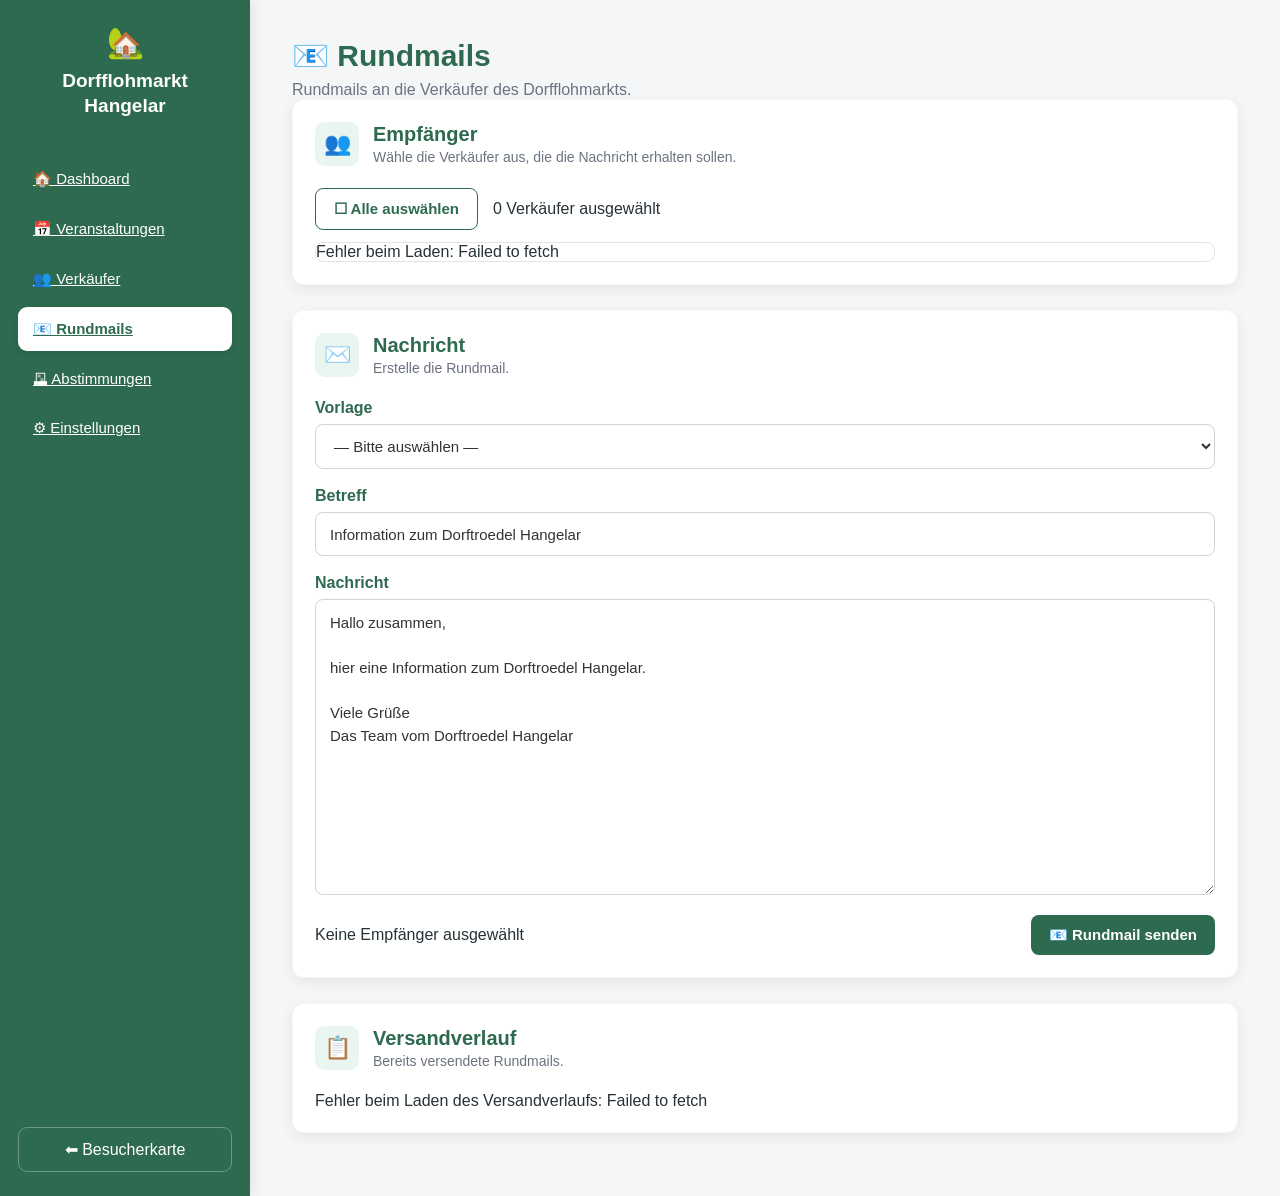
<file: admin/pages/rundmails.html>
<!DOCTYPE html>
<html lang="de">

<head>
    <meta charset="UTF-8">
    <meta name="viewport" content="width=device-width, initial-scale=1.0">

    <title>Rundmails – Dorfflohmarkt Hangelar</title>

    <link rel="stylesheet" href="../css/admin.css">
</head>

<body>

<div class="layout">

    <!-- SIDEBAR -->

    <aside class="sidebar">

        <div class="logo">
            🏡
            <span>
                Dorfflohmarkt<br>
                Hangelar
            </span>
        </div>

        <nav>

            <a class="menu" href="index.html">
                🏠 Dashboard
            </a>

            <a class="menu" href="veranstaltungen.html">
                📅 Veranstaltungen
            </a>

            <a class="menu" href="verkaeufer.html">
                👥 Verkäufer
            </a>

            <a class="menu active" href="rundmails.html">
                📧 Rundmails
            </a>

            <a class="menu" href="abstimmungen.html">
                🗳 Abstimmungen
            </a>

            <a class="menu" href="einstellungen.html">
                ⚙ Einstellungen
            </a>

        </nav>

        <a href="../../index.html" class="back">
            ⬅ Besucherkarte
        </a>

    </aside>


    <!-- HAUPTBEREICH -->

    <main>

        <h1>📧 Rundmails</h1>

        <p>
            Rundmails an die Verkäufer des Dorfflohmarkts.
        </p>


        <!-- EMPFÄNGER -->

        <section class="card mail-section">

            <div class="dashboard-section-title">

                <span>👥</span>

                <div>

                    <h2>Empfänger</h2>

                    <p>
                        Wähle die Verkäufer aus, die die Nachricht erhalten sollen.
                    </p>

                </div>

            </div>


            <div class="mail-toolbar">

             <button
    id="btnAlleAuswaehlen"
    class="secondary-btn">

    ☐ Alle auswählen

</button>

                <span id="auswahlInfo">
                    0 Verkäufer ausgewählt
                </span>

            </div>


            <div id="sellerList" class="mail-seller-list">
                Wird geladen...
            </div>

        </section>


        <!-- NACHRICHT -->

        <section class="card mail-section">

            <div class="dashboard-section-title">

                <span>✉️</span>

                <div>

                    <h2>Nachricht</h2>

                    <p>
                        Erstelle die Rundmail.
                    </p>

                </div>

            </div>


            <label for="mailVorlage">
                <strong>Vorlage</strong>
            </label>

            <select id="mailVorlage">

                <option value="">
                    — Bitte auswählen —
                </option>

                <option value="information">
                    📢 Information
                </option>

                <option value="absage">
                    ❌ Absage
                </option>

            </select>


            <label for="mailBetreff">
                <strong>Betreff</strong>
            </label>

            <input
                type="text"
                id="mailBetreff"
                value="Information zum Dorftroedel Hangelar"
            >


            <label for="mailNachricht">
                <strong>Nachricht</strong>
            </label>

            <textarea
                id="mailNachricht"
                rows="12">Hallo zusammen,

hier eine Information zum Dorftroedel Hangelar.

Viele Grüße
Das Team vom Dorftroedel Hangelar</textarea>


            <div class="mail-send-area">

                <span id="mailEmpfaengerInfo">
                    Keine Empfänger ausgewählt
                </span>

                <button
                    id="btnMailSenden"
                    class="primary-btn">

                    📧 Rundmail senden

                </button>

            </div>

        </section>


        <!-- VERSANDVERLAUF -->

        <section class="card mail-section">

            <div class="dashboard-section-title">

                <span>📋</span>

                <div>

                    <h2>Versandverlauf</h2>

                    <p>
                        Bereits versendete Rundmails.
                    </p>

                </div>

            </div>

            <div id="mailHistory">
                Wird geladen...
            </div>

        </section>

    </main>

</div>


<!-- BESTÄTIGUNGSDIALOG -->

<div
    id="mailDialog"
    class="mail-dialog"
    style="display:none;">

    <div class="mail-dialog-content">

        <h2>📧 Rundmail senden</h2>

        <p id="mailDialogInfo"></p>

        <div class="mail-dialog-buttons">

            <button
                id="btnMailAbbrechen"
                class="secondary-btn">

                Abbrechen

            </button>

            <button
                id="btnMailBestaetigen"
                class="primary-btn">

                📧 Jetzt senden

            </button>

        </div>

    </div>

</div>


<script src="../../config.js"></script>
<script>

let alleVerkaeufer = [];
let mailEmpfaenger = [];


/* =========================================================
   VERKÄUFER LADEN
========================================================= */

async function ladeVerkaeufer() {

    try {

        const response = await fetch(DATA_URL);

        if (!response.ok) {
            throw new Error("Fehler beim Laden der Verkäufer.");
        }

        const daten = await response.json();

        alleVerkaeufer = daten || [];

        zeigeListe(alleVerkaeufer);

    } catch (fehler) {

        console.error(fehler);

        document.getElementById("sellerList").textContent =
            "Fehler beim Laden: " + fehler.message;

    }

}


/* =========================================================
   VERKÄUFERLISTE
========================================================= */

function zeigeListe(liste) {

    const container =
        document.getElementById("sellerList");

    container.innerHTML = "";

    if (!liste || liste.length === 0) {

        container.textContent =
            "Keine Verkäufer vorhanden.";

        aktualisiereAuswahlInfo();

        return;
    }

    liste.forEach(function(person, index) {

        const div =
            document.createElement("div");

        div.className = "seller-item";

        div.innerHTML =
            '<label>' +
            '<input type="checkbox" ' +
            'class="seller-check" ' +
            'data-index="' + index + '">' +
            '<strong>' +
            person.nachname +
            '</strong><br>' +
            person.strasse +
            ' ' +
            person.hausnummer +
            '</label>';

        container.appendChild(div);

    });

    aktualisiereAuswahlInfo();

}


/* =========================================================
   ALLE AUSWÄHLEN
========================================================= */

function aktualisiereAlleAuswaehlenButton() {

    const checkboxen = document.querySelectorAll(".seller-check");
    const button = document.getElementById("btnAlleAuswaehlen");

    const ausgewaehlt = Array.from(checkboxen)
        .filter(cb => cb.checked).length;

    if (checkboxen.length > 0 && ausgewaehlt === checkboxen.length) {
        button.textContent = "☑ Alle auswählen";
    } else {
        button.textContent = "☐ Alle auswählen";
    }
}


// Alle auswählen / abwählen
document
    .getElementById("btnAlleAuswaehlen")
    .addEventListener("click", function() {

        const checkboxen = document.querySelectorAll(".seller-check");

        const alleAusgewaehlt =
            checkboxen.length > 0 &&
            Array.from(checkboxen).every(cb => cb.checked);

        checkboxen.forEach(cb => {
            cb.checked = !alleAusgewaehlt;
        });

        aktualisiereAlleAuswaehlenButton();
        aktualisiereAuswahlInfo();
    });


// Auch bei einzelner Auswahl das Symbol aktualisieren
document.addEventListener("change", function(event) {
    if (event.target.classList.contains("seller-check")) {
        aktualisiereAlleAuswaehlenButton();
    }
});


/* =========================================================
   AUSWAHL ZÄHLEN
========================================================= */

document.addEventListener("change", function(e) {

    if (e.target.classList.contains("seller-check")) {

        aktualisiereAuswahlInfo();

    }

});


function aktualisiereAuswahlInfo() {

    const ausgewaehlt =
        document.querySelectorAll(
            ".seller-check:checked"
        );

    const anzahl =
        ausgewaehlt.length;

    document.getElementById("auswahlInfo").textContent =
        anzahl + " Verkäufer ausgewählt";


    const mitEmail =
        Array.from(ausgewaehlt)
            .map(cb => alleVerkaeufer[
                Number(cb.dataset.index)
            ])
            .filter(v => v && v.email);


    document.getElementById("mailEmpfaengerInfo").textContent =
        mitEmail.length > 0
            ? mitEmail.length + " Empfänger mit E-Mail-Adresse"
            : "Keine Empfänger ausgewählt";

     const mailButton =
    document.getElementById("btnMailSenden");

mailButton.disabled = mitEmail.length === 0;       

}


/* =========================================================
   VORLAGEN
========================================================= */

document
    .getElementById("mailVorlage")
    .addEventListener("change", function() {

        const vorlage = this.value;

        const betreff =
            document.getElementById("mailBetreff");

        const nachricht =
            document.getElementById("mailNachricht");


        if (vorlage === "information") {

            betreff.value =
                "Information zum Dorftroedel Hangelar";

            nachricht.value =
                "Hallo zusammen,\n\n" +
                "hier eine wichtige Information zum " +
                "Dorftroedel Hangelar:\n\n" +
                "[Hier Text einfügen]\n\n" +
                "Viele Grüße\n" +
                "Das Team vom Dorftroedel Hangelar";

        }


        if (vorlage === "absage") {

            betreff.value =
                "Absage des Dorftroedels Hangelar";

            nachricht.value =
                "Hallo zusammen,\n\n" +
                "leider müssen wir euch mitteilen, " +
                "dass der Dorftroedel Hangelar " +
                "abgesagt werden muss.\n\n" +
                "[Hier ggf. Grund oder weitere " +
                "Informationen einfügen]\n\n" +
                "Viele Grüße\n" +
                "Das Team vom Dorftroedel Hangelar";

        }

});


/* =========================================================
   MAIL SENDEN
========================================================= */

document
    .getElementById("btnMailSenden")
    .addEventListener("click", function() {

        const checkboxen =
            document.querySelectorAll(
                ".seller-check:checked"
            );

        if (checkboxen.length === 0) {

            alert(
                "Bitte zuerst mindestens einen Verkäufer auswählen."
            );

            return;
        }


        const ausgewaehlt =
            Array.from(checkboxen)
                .map(cb =>
                    alleVerkaeufer[
                        Number(cb.dataset.index)
                    ]
                );


        mailEmpfaenger =
            ausgewaehlt
                .filter(v => v && v.email)
                .map(v => v.email);


        if (mailEmpfaenger.length === 0) {

            alert(
                "Die ausgewählten Verkäufer haben " +
                "keine E-Mail-Adresse."
            );

            return;
        }


        document.getElementById(
            "mailDialogInfo"
        ).innerHTML =
            "<strong>" +
            mailEmpfaenger.length +
            " E-Mail(s) werden versendet.</strong><br><br>" +
            "Bitte bestätigen Sie den Versand.";


        document.getElementById(
            "mailDialog"
        ).style.display = "flex";

});


/* =========================================================
   ABBRECHEN
========================================================= */

document
    .getElementById("btnMailAbbrechen")
    .addEventListener("click", function() {

        document.getElementById(
            "mailDialog"
        ).style.display = "none";

    });


/* =========================================================
   VERSAND BESTÄTIGEN
========================================================= */

document
    .getElementById("btnMailBestaetigen")
    .addEventListener("click", function() {

        const betreff =
            document.getElementById(
                "mailBetreff"
            ).value.trim();

        const nachricht =
            document.getElementById(
                "mailNachricht"
            ).value.trim();


        if (!betreff) {

            alert("Bitte einen Betreff eingeben.");

            return;
        }


        if (!nachricht) {

            alert(
                "Bitte einen Nachrichtentext eingeben."
            );

            return;
        }


        const button = this;

        button.disabled = true;

        button.textContent =
            "📧 Wird gesendet...";


       const url =
    DATA_URL.replace("format=json", "format=rundmail") +
    "&empfaenger=" +
    encodeURIComponent(JSON.stringify(mailEmpfaenger)) +
    "&betreff=" +
    encodeURIComponent(betreff) +
    "&nachricht=" +
    encodeURIComponent(nachricht);

fetch(url)

    .then(response => {

        if (!response.ok) {
            throw new Error("Fehler beim Versand.");
        }

        return response.text();

    })

    .then(ergebnis => {

        alert(ergebnis);

        document.getElementById(
            "mailDialog"
        ).style.display = "none";

        button.disabled = false;

        button.textContent =
            "📧 Jetzt senden";

        ladeMailHistory();

    })

    .catch(fehler => {

        console.error(fehler);

        alert(
            "Fehler beim Versand: " +
            fehler.message
        );

        button.disabled = false;

        button.textContent =
            "📧 Jetzt senden";

    });

});


/* =========================================================
   VERSANDVERLAUF
========================================================= */

function ladeMailHistory() {

    fetch(DATA_URL.replace("format=json", "format=mailversand"))

        .then(response => {

            if (!response.ok) {
                throw new Error("Fehler beim Laden des Versandverlaufs.");
            }

            return response.json();

        })

        .then(daten => {

            const container =
                document.getElementById("mailHistory");

            if (!daten || daten.length === 0) {

                container.textContent =
                    "Noch keine Rundmails versendet.";

                return;
            }

            container.innerHTML =
                daten.map(function(mail) {

                    return `
                        <div class="mail-history-item">

                            <strong>
                                ${mail.datum}
                            </strong>

                            <br>

                            ${mail.betreff}

                            <br>

                            <span>
                                ${mail.anzahl}
                                Empfänger ·
                                ${mail.status}
                            </span>

                        </div>
                    `;

                }).join("");

        })

        .catch(fehler => {

            console.error(fehler);

            document.getElementById("mailHistory").textContent =
                "Fehler beim Laden des Versandverlaufs: " +
                fehler.message;

        });

}


/* =========================================================
   START
========================================================= */

window.addEventListener(
    "DOMContentLoaded",
    function() {

        ladeVerkaeufer();

        ladeMailHistory();

    }
);

</script>

</body>
</html>
</file>
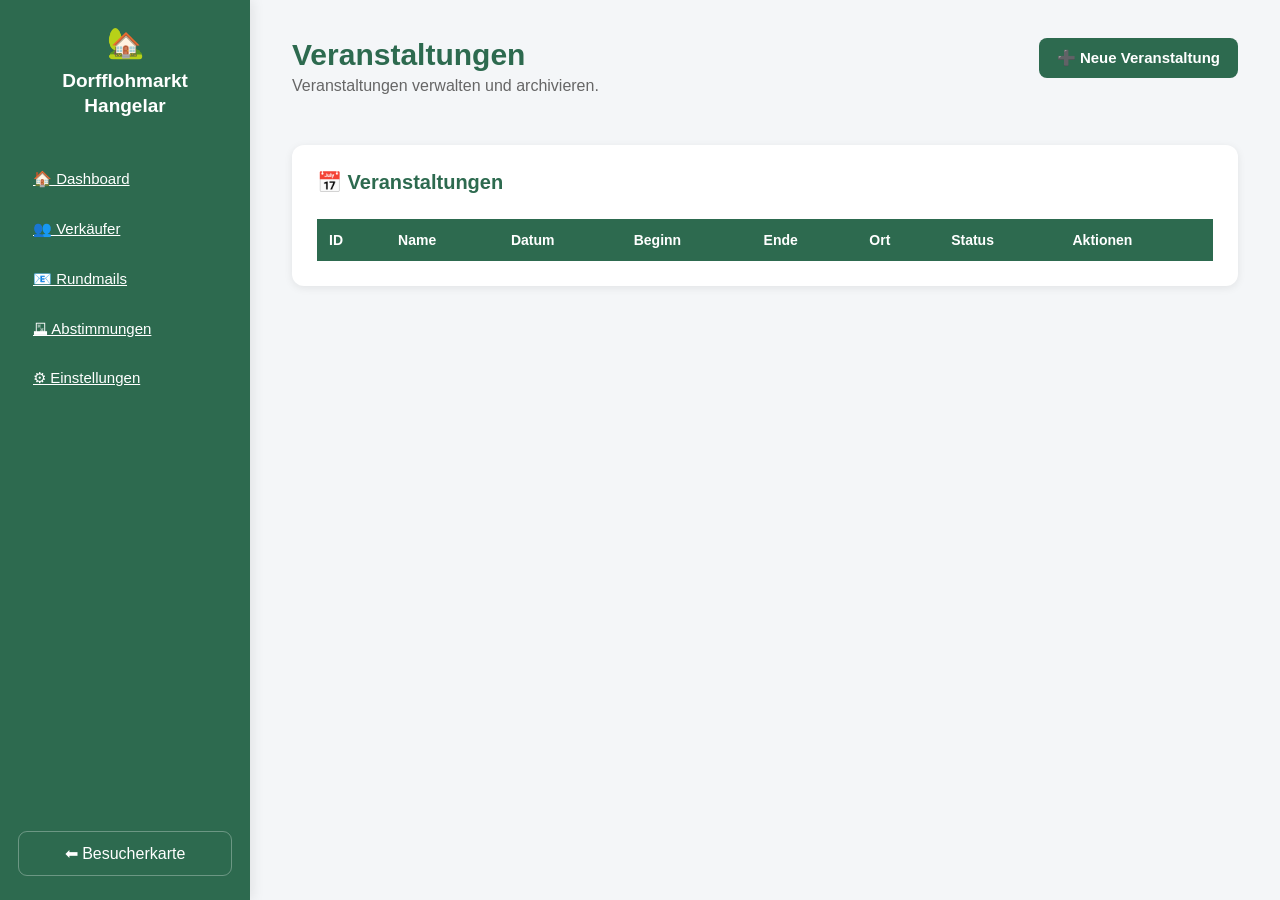
<file: admin/pages/veranstaltungen.html>
<!DOCTYPE html>
<html lang="de">

<head>
    <meta charset="UTF-8">
    <meta name="viewport" content="width=device-width, initial-scale=1.0">

    <title>Veranstaltungen – Dorfflohmarkt Hangelar</title>

    <link rel="stylesheet" href="../css/admin.css">
</head>

<body>

<div class="layout">

    <!-- SIDEBAR -->
    <aside class="sidebar">

        <div class="logo">
            🏡<br>
            <span>
                Dorfflohmarkt<br>
                Hangelar
            </span>
        </div>

        <nav>

            <a class="menu" href="index.html">
                🏠 Dashboard
            </a>

            <a class="menu" href="verkaeufer.html">
                👥 Verkäufer
            </a>

            <a class="menu" href="rundmails.html">
                📧 Rundmails
            </a>

            <a class="menu" href="abstimmungen.html">
                🗳 Abstimmungen
            </a>

            <a class="menu" href="einstellungen.html">
                ⚙ Einstellungen
            </a>

        </nav>

        <a href="../index.html" class="back">
            ⬅ Besucherkarte
        </a>

    </aside>


    <!-- HAUPTBEREICH -->
    <main>

        <div class="page-header">

            <div>
                <h1>Veranstaltungen</h1>

                <p class="page-intro">
                    Veranstaltungen verwalten und archivieren.
                </p>
            </div>

            <button id="btnNeu" class="primary-btn">
                ➕ Neue Veranstaltung
            </button>

        </div>


        <!-- VERANSTALTUNGSLISTE -->
        <section class="settings-card veranstaltungen-card">

            <h2>📅 Veranstaltungen</h2>

            <div class="table-wrapper">

                <table id="tblVeranstaltungen">

                    <thead>

                        <tr>
                            <th>ID</th>
                            <th>Name</th>
                            <th>Datum</th>
                            <th>Beginn</th>
                            <th>Ende</th>
                            <th>Ort</th>
                            <th>Status</th>
                            <th>Aktionen</th>
                        </tr>

                    </thead>

                    <tbody>
                    </tbody>

                </table>

            </div>

        </section>


        <!-- NEUE VERANSTALTUNG -->
        <div
            id="fensterNeueVeranstaltung"
            class="veranstaltungs-dialog"
            style="display:none;"
        >

            <div class="veranstaltungs-dialog-content">

                <h2>➕ Neue Veranstaltung</h2>

                <div class="form-group">

                    <label for="txtName">
                        Name
                    </label>

                    <input
                        type="text"
                        id="txtName"
                    >

                </div>


                <div class="form-group">

                    <label for="txtDatum">
                        Datum
                    </label>

                    <input
                        type="date"
                        id="txtDatum"
                    >

                </div>


                <div class="form-group">

                    <label for="txtOrt">
                        Ort
                    </label>

                    <input
                        type="text"
                        id="txtOrt"
                    >

                </div>


                <div class="form-row">

                    <div class="form-group">

                        <label for="txtBeginn">
                            Beginn
                        </label>

                        <input
                            type="time"
                            id="txtBeginn"
                        >

                    </div>


                    <div class="form-group">

                        <label for="txtEnde">
                            Ende
                        </label>

                        <input
                            type="time"
                            id="txtEnde"
                        >

                    </div>

                </div>


          <div class="form-group">

      <div class="form-group">

    <label for="txtStatus">
        Status
    </label>

    <select id="txtStatus">

        <option value="Vorbereitung">
            Vorbereitung
        </option>

        <option value="Veröffentlicht">
            Veröffentlicht
        </option>

        <option value="Findet statt">
            Findet statt
        </option>

        <option value="Abgeschlossen">
            Abgeschlossen
        </option>

    </select>

</div>


                <div class="dialog-buttons">

                    <button
                        id="btnAbbrechen"
                        class="secondary-btn"
                    >
                        ❌ Abbrechen
                    </button>

                    <button
                        id="btnSpeichern"
                        class="primary-btn"
                    >
                        💾 Speichern
                    </button>

                </div>

            </div>

        </div>


    </main>

</div>


<script src="../../config.js"></script>
<script src="../js/veranstaltungen.js"></script>

</body>

</html>
</file>
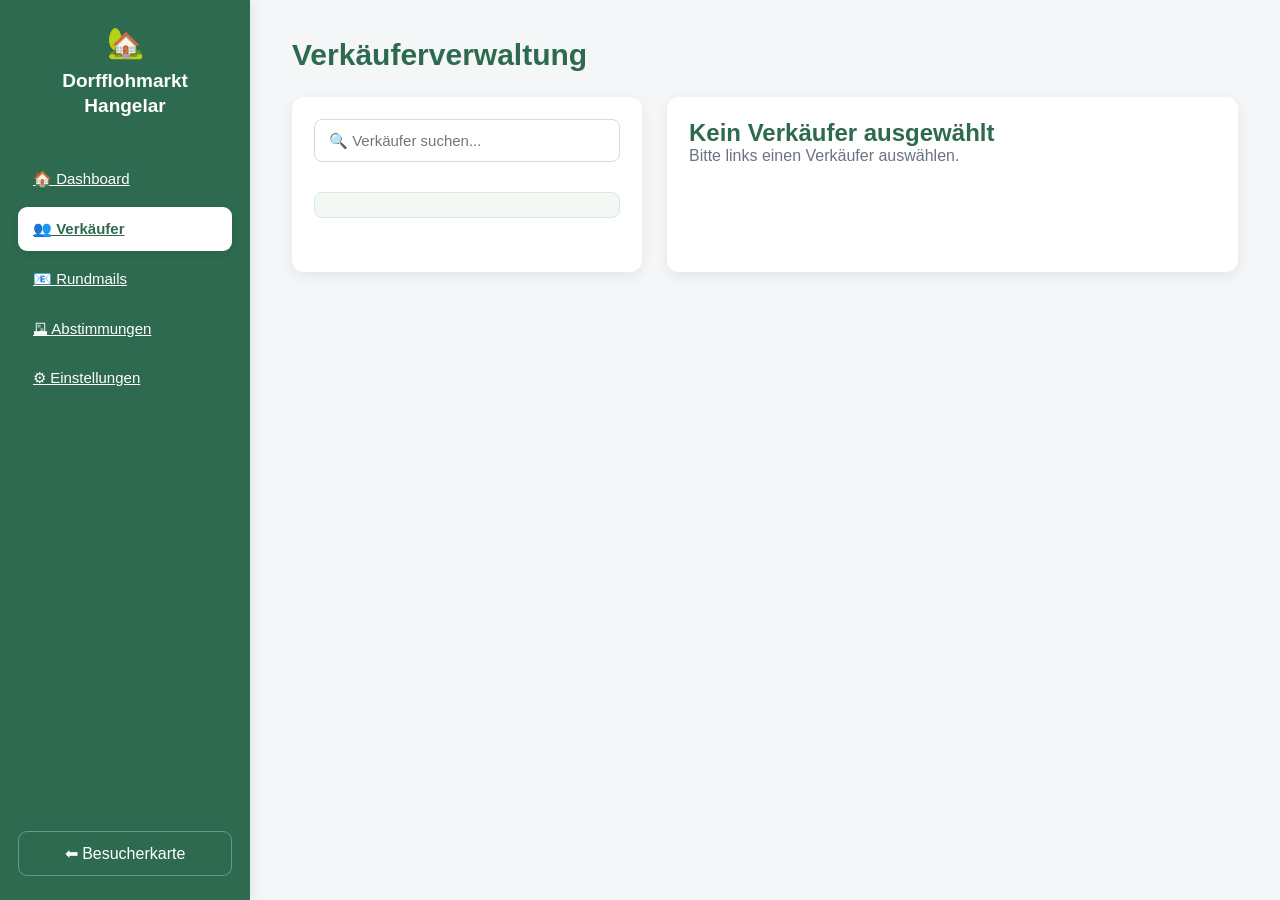
<file: admin/pages/verkaeufer.html>
<!DOCTYPE html>
<html lang="de">
<head>
    <meta charset="UTF-8">
    <meta name="viewport" content="width=device-width, initial-scale=1.0">
    <title>Verkäufer</title>

   <link rel="stylesheet" href="../css/admin.css">
</head>

<body>

<div class="layout">

    <aside class="sidebar">

        <div class="logo">
            🏡<br>
            <span>Dorfflohmarkt<br>Hangelar</span>
        </div>

        <nav>

            <a class="menu" href="index.html">🏠 Dashboard</a>
            <a class="menu active" href="verkaeufer.html">👥 Verkäufer</a>
            <a class="menu" href="rundmails.html">📧 Rundmails</a>
            <a class="menu" href="abstimmungen.html">🗳 Abstimmungen</a>
            <a class="menu" href="einstellungen.html">⚙ Einstellungen</a>

        </nav>

        <a href="../index.html" class="back">
            ⬅ Besucherkarte
        </a>

    </aside>

    <main>

        <h1>Verkäuferverwaltung</h1>

        <div class="seller-layout">

            <section class="seller-list">

                <input
    id="search"
    type="text"
    placeholder="🔍 Verkäufer suchen..."
>

<div id="anzahlVerkaeufer" class="info-bar"></div>
<div id="statistik" class="statistik"></div>

<div id="sellerList"></div>

            </section>

            <section class="seller-details">

                <h2>Kein Verkäufer ausgewählt</h2>

                <p>
                    Bitte links einen Verkäufer auswählen.
                </p>

            </section>

        </div>

    </main>

</div>

<script src="../../config.js"></script>
<script src="../js/admin.js"></script>
</body>
</html>
</file>
<file: admin/admin.css>
*{
    margin:0;
    padding:0;
    box-sizing:border-box;
    font-family:Arial, Helvetica, sans-serif;
}

body{
    background:#f4f6f8;
}

.layout{
    display:flex;
    min-height:100vh;
}

/* Sidebar */

.sidebar{
    width:240px;
    background:#2d6a4f;
    color:white;
    display:flex;
    flex-direction:column;
    padding:20px;
}

.logo{
    text-align:center;
    font-size:22px;
    font-weight:bold;
    margin-bottom:40px;
    line-height:1.5;
}

.logo span{
    font-size:18px;
}

nav{
    display:flex;
    flex-direction:column;
    gap:10px;
}

.menu{
    background:none;
    border:none;
    color:white;
    text-align:left;
    padding:12px 15px;
    border-radius:8px;
    cursor:pointer;
    font-size:16px;
    transition:0.2s;
}

.menu:hover{
    background:rgba(255,255,255,.15);
}

.menu.active{
    background:white;
    color:#2d6a4f;
    font-weight:bold;
}

.back{
    margin-top:auto;
    text-decoration:none;
    color:white;
    padding:12px;
    border-radius:8px;
    text-align:center;
    border:1px solid rgba(255,255,255,.3);
}

.back:hover{
    background:rgba(255,255,255,.15);
}

/* Inhalt */

main{
    flex:1;
    padding:40px;
}

h1{
    margin-bottom:20px;
    color:#2d6a4f;
}

p{
    font-size:18px;
    color:#555;
}

/* Smartphone */

@media(max-width:800px){

.layout{
    flex-direction:column;
}

.sidebar{
    width:100%;
}

}
/* ==========================
   Verkäuferverwaltung
========================== */

.seller-layout{
    display:grid;
    grid-template-columns:350px 1fr;
    gap:25px;
    margin-top:25px;
}

.seller-list,
.seller-details{
    background:#fff;
    border-radius:10px;
    padding:20px;
    box-shadow:0 2px 8px rgba(0,0,0,.08);
}

#search{
    width:100%;
    padding:12px;
    font-size:15px;
    border:1px solid #ccc;
    border-radius:8px;
    margin-bottom:20px;
}

.seller-item{
    padding:12px;
    border-bottom:1px solid #eee;
    cursor:pointer;
    transition:.2s;
}

.seller-item:hover{
    background:#f4f6f8;
}

.seller-item.active{
    background:#e9f5ef;
    border-left:4px solid #2d6a4f;
}

.seller-item strong{
    display:block;
    color:#2d6a4f;
}

.seller-details table{
    width:100%;
    border-collapse:collapse;
    margin-top:20px;
}

.seller-details td{
    padding:10px 0;
    border-bottom:1px solid #eee;
    vertical-align:top;
}

.seller-details td:first-child{
    width:170px;
    font-weight:bold;
    color:#2d6a4f;
}

@media(max-width:900px){

    .seller-layout{
        grid-template-columns:1fr;
    }

}
.maps-link{
    display:block;
    width:100%;
    margin-top:15px;
    padding:10px 16px;
    background:#2e7d32;
    color:white;
    text-decoration:none;
    border-radius:6px;
    font-weight:bold;
    text-align:center;
}

.maps-link:hover{
    background:#1b5e20;
}

.info-bar{
    padding:10px;
    margin:10px 0;
    background:#f5f5f5;
    border:1px solid #ddd;
    border-radius:6px;
    color:#2e7d32;
    font-weight:bold;
}
.statistik{
    margin-bottom:15px;
    padding:10px;
    background:#fafafa;
    border:1px solid #ddd;
    border-radius:6px;
    font-size:14px;
    line-height:1.6;
}
.edit-btn{
    display:block;
    width:100%;
    margin-top:15px;
    padding:10px 16px;
    background:#1565c0;
    color:white;
    border:none;
    border-radius:6px;
    cursor:pointer;
    font-size:15px;
    font-weight:bold;
    text-align:center;
}

.edit-btn:hover{
    background:#0d47a1;
}
</file>
<file: admin/css/admin.css>
/* =========================================================
   DORFFLOHMARKT HANGELAR – ADMIN BEREICH
   Gemeinsames Design
========================================================= */

* {
    margin: 0;
    padding: 0;
    box-sizing: border-box;
    font-family: Arial, Helvetica, sans-serif;
}

:root {
    --green: #2d6a4f;
    --green-dark: #24563f;
    --green-light: #e9f5ef;
    --green-soft: #f3f8f5;

    --text: #263238;
    --muted: #6b7280;

    --background: #f4f6f8;
    --white: #ffffff;
    --border: #e2e6e9;

    --shadow: 0 4px 14px rgba(0, 0, 0, 0.07);
    --radius: 12px;
}


/* =========================================================
   GRUNDLAYOUT
========================================================= */

body {
    background: var(--background);
    color: var(--text);
}

.layout {
    display: flex;
    min-height: 100vh;
}


/* =========================================================
   SIDEBAR
========================================================= */

.sidebar {
    width: 250px;
    min-height: 100vh;

    background: var(--green);
    color: white;

    display: flex;
    flex-direction: column;

    padding: 24px 18px;

    box-shadow: 3px 0 12px rgba(0, 0, 0, 0.08);
}

.logo {
    text-align: center;

    font-size: 30px;
    font-weight: bold;

    line-height: 1.25;

    margin-bottom: 38px;
}

.logo span {
    display: block;

    font-size: 19px;
    line-height: 1.35;

    margin-top: 6px;
}


/* =========================================================
   NAVIGATION
========================================================= */

nav {
    display: flex;
    flex-direction: column;
    gap: 6px;
}

.menu {
    width: 100%;

    background: transparent;
    border: none;

    color: white;

    text-align: left;

    padding: 13px 15px;

    border-radius: 9px;

    cursor: pointer;

    font-size: 15px;
    font-weight: 500;

    transition:
        background 0.2s ease,
        color 0.2s ease,
        transform 0.15s ease;
}

.menu:hover {
    background: rgba(255, 255, 255, 0.14);
    transform: translateX(2px);
}

.menu.active {
    background: white;
    color: var(--green);
    font-weight: bold;

    box-shadow: 0 3px 8px rgba(0, 0, 0, 0.08);
}


/* =========================================================
   BESUCHERKARTE LINK
========================================================= */

.back {
    margin-top: auto;

    display: block;

    text-decoration: none;
    color: white;

    padding: 12px 14px;

    border-radius: 9px;

    text-align: center;

    border: 1px solid rgba(255, 255, 255, 0.3);

    transition: 0.2s;
}

.back:hover {
    background: rgba(255, 255, 255, 0.15);
}


/* =========================================================
   HAUPTINHALT
========================================================= */

main {
    flex: 1;

    padding: 38px 42px;

    max-width: 1500px;
}

h1 {
    margin-bottom: 8px;

    color: var(--green);

    font-size: 30px;
}

h2 {
    color: var(--green);
}

p {
    font-size: 16px;
    color: var(--muted);
}


/* =========================================================
   ALLGEMEINE KARTEN
========================================================= */

.card {
    background: var(--white);

    border-radius: var(--radius);

    padding: 22px;

    box-shadow: var(--shadow);

    border: 1px solid rgba(0, 0, 0, 0.03);
}


/* =========================================================
   BUTTONS
========================================================= */

button {
    font-family: inherit;
}

.primary-btn {
    background: var(--green);
    color: white;

    border: none;

    padding: 10px 16px;

    border-radius: 8px;

    cursor: pointer;

    font-size: 14px;
    font-weight: bold;

    transition: 0.2s;
}

.primary-btn:hover {
    background: var(--green-dark);
}

.secondary-btn {
    background: white;
    color: var(--green);

    border: 1px solid var(--green);

    padding: 10px 16px;

    border-radius: 8px;

    cursor: pointer;

    font-size: 14px;
    font-weight: bold;

    transition: 0.2s;
}

.secondary-btn:hover {
    background: var(--green-light);
}


/* =========================================================
   STATUS-BADGES
========================================================= */

.status {
    display: inline-block;

    padding: 5px 10px;

    border-radius: 20px;

    font-size: 12px;
    font-weight: bold;
}

.status-vorbereitung {
    background: #fff3cd;
    color: #856404;
}

.status-veroeffentlicht {
    background: #d8f3dc;
    color: #1b5e20;
}

.status-abgeschlossen {
    background: #f8d7da;
    color: #842029;
}

.status-archiviert {
    background: #e9ecef;
    color: #495057;
}


/* =========================================================
   VERKÄUFER
========================================================= */

.seller-layout {
    display: grid;

    grid-template-columns: 350px 1fr;

    gap: 25px;

    margin-top: 25px;
}

.seller-list,
.seller-details {
    background: var(--white);

    border-radius: var(--radius);

    padding: 22px;

    box-shadow: var(--shadow);
}


/* Suche */

#search {
    width: 100%;

    padding: 12px 14px;

    font-size: 15px;

    border: 1px solid #d5dadd;

    border-radius: 8px;

    margin-bottom: 18px;

    outline: none;

    transition: 0.2s;
}

#search:focus {
    border-color: var(--green);

    box-shadow: 0 0 0 3px rgba(45, 106, 79, 0.12);
}


/* Verkäuferliste */

.seller-item {
    padding: 13px 12px;

    border-bottom: 1px solid #edf0f2;

    cursor: pointer;

    transition: 0.2s;

    border-radius: 7px;
}

.seller-item:hover {
    background: var(--green-soft);
}

.seller-item.active {
    background: var(--green-light);

    border-left: 4px solid var(--green);

    padding-left: 8px;
}

.seller-item strong {
    display: block;

    color: var(--green);

    margin-bottom: 3px;
}


/* Verkäuferdetails */

.seller-details table {
    width: 100%;

    border-collapse: collapse;

    margin-top: 20px;
}

.seller-details td {
    padding: 11px 0;

    border-bottom: 1px solid #edf0f2;

    vertical-align: top;
}

.seller-details td:first-child {
    width: 170px;

    font-weight: bold;

    color: var(--green);
}


/* =========================================================
   GOOGLE MAPS
========================================================= */

.maps-link {
    display: block;

    width: 100%;

    margin-top: 18px;

    padding: 11px 16px;

    background: var(--green);

    color: white;

    text-decoration: none;

    border-radius: 8px;

    font-weight: bold;

    text-align: center;

    transition: 0.2s;
}

.maps-link:hover {
    background: var(--green-dark);
}


/* =========================================================
   INFO / STATISTIK
========================================================= */

.info-bar {
    padding: 12px 15px;

    margin: 12px 0;

    background: var(--green-soft);

    border: 1px solid #d7eadf;

    border-radius: 8px;

    color: var(--green);

    font-weight: bold;
}

.statistik {
    display: grid;

    grid-template-columns:
        repeat(auto-fit, minmax(140px, 1fr));

    gap: 10px;

    margin-bottom: 20px;

    padding: 0;

    background: transparent;

    border: none;

    font-size: 14px;
}

.stat-card {
    background: white;

    border-radius: 10px;

    padding: 14px;

    box-shadow: var(--shadow);

    border: 1px solid var(--border);

    display: flex;

    justify-content: space-between;

    align-items: center;
}

.stat-name {
    color: var(--muted);

    font-weight: 500;
}

.stat-count {
    color: var(--green);

    font-size: 20px;

    font-weight: bold;
}


/* =========================================================
   BEARBEITEN
========================================================= */

.edit-btn {
    display: block;

    width: 100%;

    margin-top: 18px;

    padding: 11px 16px;

    background: #1565c0;

    color: white;

    border: none;

    border-radius: 8px;

    cursor: pointer;

    font-size: 14px;

    font-weight: bold;

    text-align: center;

    transition: 0.2s;
}

.edit-btn:hover {
    background: #0d47a1;
}


/* =========================================================
   TABELLEN
========================================================= */

table {
    width: 100%;

    border-collapse: collapse;
}

th {
    background: var(--green);

    color: white;

    padding: 12px;

    text-align: left;

    font-size: 14px;
}

td {
    padding: 11px 12px;

    border-bottom: 1px solid var(--border);

    background: white;
}

tr:hover td {
    background: var(--green-soft);
}


/* =========================================================
   FORMULARE
========================================================= */

input,
select,
textarea {
    font-family: inherit;

    padding: 10px 12px;

    border: 1px solid #d5dadd;

    border-radius: 7px;

    font-size: 14px;

    outline: none;
}

input:focus,
select:focus,
textarea:focus {
    border-color: var(--green);

    box-shadow: 0 0 0 3px rgba(45, 106, 79, 0.12);
}


/* =========================================================
   RESPONSIVE
========================================================= */

@media (max-width: 900px) {

    .layout {
        flex-direction: column;
    }

    .sidebar {
        width: 100%;
        min-height: auto;

        padding: 15px;
    }

    .logo {
        margin-bottom: 20px;
    }

    nav {
        flex-direction: row;

        flex-wrap: wrap;
    }

    .menu {
        width: auto;

        flex: 1 1 140px;
    }

    .back {
        margin-top: 15px;
    }

    main {
        padding: 25px 18px;
    }

    .seller-layout {
        grid-template-columns: 1fr;
    }

}

@media (max-width: 600px) {

    h1 {
        font-size: 25px;
    }

    main {
        padding: 20px 12px;
    }

    .seller-details td:first-child {
        width: 120px;
    }

}
/* =========================================================
   DASHBOARD
========================================================= */

.dashboard-header {
    margin-bottom: 28px;
}

.dashboard-header h1 {
    margin-bottom: 6px;
}

.dashboard-event {
    margin-bottom: 22px;
}

.dashboard-section-title {
    display: flex;
    align-items: center;
    gap: 14px;
    margin-bottom: 22px;
}

.dashboard-section-title > span {
    width: 44px;
    height: 44px;

    display: flex;
    align-items: center;
    justify-content: center;

    background: var(--green-light);

    border-radius: 10px;

    font-size: 22px;
}

.dashboard-section-title h2 {
    margin-bottom: 3px;
    font-size: 20px;
}

.dashboard-section-title p {
    font-size: 14px;
}


/* Veranstaltung */

.event-placeholder {
    display: flex;
    align-items: center;
    gap: 18px;

    padding: 20px;

    background: var(--green-soft);

    border: 1px solid #d7eadf;

    border-radius: 10px;
}

.event-icon {
    width: 58px;
    height: 58px;

    display: flex;
    align-items: center;
    justify-content: center;

    background: var(--green);

    color: white;

    border-radius: 12px;

    font-size: 28px;
}

.event-placeholder h3 {
    color: var(--green);
    font-size: 20px;
    margin-bottom: 10px;
}

.event-details {
    display: flex;
    flex-wrap: wrap;
    gap: 18px;

    margin-bottom: 12px;

    color: var(--muted);

    font-size: 14px;
}


/* Statistik */

.dashboard-stats {
    display: grid;

    grid-template-columns:
        repeat(3, minmax(0, 1fr));

    gap: 18px;

    margin-bottom: 30px;
}

.dashboard-stat {
    display: flex;
    align-items: center;
    gap: 16px;
}

.dashboard-stat-icon {
    width: 48px;
    height: 48px;

    display: flex;
    align-items: center;
    justify-content: center;

    background: var(--green-light);

    border-radius: 10px;

    font-size: 22px;
}

.dashboard-stat-label {
    display: block;

    color: var(--muted);

    font-size: 13px;

    margin-bottom: 3px;
}

.dashboard-stat strong {
    display: block;

    color: var(--green);

    font-size: 23px;
}


/* Schnellzugriff */

.dashboard-section {
    margin-bottom: 30px;
}

.quick-actions {
    display: grid;

    grid-template-columns:
        repeat(4, minmax(0, 1fr));

    gap: 16px;
}

.quick-action {
    display: flex;

    flex-direction: column;

    align-items: flex-start;

    text-align: left;

    gap: 6px;

    padding: 20px;

    background: white;

    border: 1px solid var(--border);

    border-radius: var(--radius);

    box-shadow: var(--shadow);

    cursor: pointer;

    transition:
        transform 0.2s ease,
        box-shadow 0.2s ease,
        border-color 0.2s ease;
}

.quick-action > span {
    font-size: 25px;

    margin-bottom: 6px;
}

.quick-action strong {
    color: var(--green);

    font-size: 16px;
}

.quick-action small {
    color: var(--muted);

    font-size: 13px;
}

.quick-action:hover {
    transform: translateY(-2px);

    border-color: #b8d8c7;

    box-shadow:
        0 7px 18px rgba(0, 0, 0, 0.10);
}


/* Besucherkarte */

.visitor-card {
    display: flex;

    align-items: center;

    justify-content: space-between;

    gap: 20px;

    padding: 22px;

    background: var(--green);

    color: white;

    border-radius: var(--radius);

    box-shadow: var(--shadow);
}

.visitor-card > div {
    display: flex;

    align-items: center;

    gap: 15px;
}

.visitor-icon {
    font-size: 30px;
}

.visitor-card h2 {
    color: white;

    margin-bottom: 4px;
}

.visitor-card p {
    color: rgba(255, 255, 255, 0.85);

    font-size: 14px;
}

.visitor-card .primary-btn {
    background: white;

    color: var(--green);

    text-decoration: none;

    white-space: nowrap;
}

.visitor-card .primary-btn:hover {
    background: var(--green-light);
}


/* Dashboard mobil */

@media (max-width: 1000px) {

    .quick-actions {
        grid-template-columns:
            repeat(2, minmax(0, 1fr));
    }

}

@media (max-width: 700px) {

    .dashboard-stats {
        grid-template-columns: 1fr;
    }

    .quick-actions {
        grid-template-columns: 1fr;
    }

    .event-placeholder {
        align-items: flex-start;

        flex-direction: column;
    }

    .visitor-card {
        align-items: flex-start;

        flex-direction: column;
    }

    .visitor-card > div {
        align-items: flex-start;
    }

}

/* =========================================
   RUNDMAILEN
========================================= */

.mail-section {
    margin-bottom: 25px;
}

.mail-section label {
    display: block;
    margin-top: 18px;
    margin-bottom: 7px;
    color: #2d6a4f;
}

.mail-section input[type="text"],
.mail-section select,
.mail-section textarea {
    display: block;
    width: 100%;
    max-width: 100%;
    padding: 12px 14px;
    border: 1px solid #cfd6d2;
    border-radius: 8px;
    background: #fff;
    font-family: Arial, Helvetica, sans-serif;
    font-size: 15px;
    color: #333;
}

.mail-section input[type="text"],
.mail-section select {
    min-height: 44px;
}

.mail-section textarea {
    min-height: 260px;
    resize: vertical;
    line-height: 1.5;
}

.mail-section input:focus,
.mail-section select:focus,
.mail-section textarea:focus {
    outline: none;
    border-color: #2d6a4f;
    box-shadow: 0 0 0 2px rgba(45,106,79,.12);
}

.mail-toolbar {
    display: flex;
    align-items: center;
    gap: 15px;
    margin-bottom: 12px;
}

.mail-seller-list {
    max-height: 350px;
    overflow-y: auto;
    border: 1px solid #e1e6e3;
    border-radius: 8px;
}

.mail-seller-list .seller-item {
    display: flex;
    align-items: center;
    gap: 10px;
}

.mail-seller-list label {
    display: flex;
    align-items: center;
    gap: 10px;
    width: 100%;
    margin: 0;
    cursor: pointer;
    color: #333;
}

.mail-seller-list input[type="checkbox"] {
    width: 18px;
    height: 18px;
    accent-color: #2d6a4f;
}

.mail-send-area {
    display: flex;
    align-items: center;
    justify-content: space-between;
    gap: 20px;
    margin-top: 20px;
}

.primary-btn,
.secondary-btn {
    padding: 11px 18px;
    border-radius: 8px;
    font-size: 15px;
    font-weight: bold;
    cursor: pointer;
}

.primary-btn {
    background: #2d6a4f;
    color: white;
    border: none;
}

.primary-btn:hover {
    background: #24583f;
}

.secondary-btn {
    background: white;
    color: #2d6a4f;
    border: 1px solid #2d6a4f;
}

.secondary-btn:hover {
    background: #e9f5ef;
}

.mail-history-item {
    padding: 14px;
    border-bottom: 1px solid #e5e5e5;
}

.mail-history-item:last-child {
    border-bottom: none;
}

.mail-history-item span {
    color: #666;
    font-size: 14px;
}

.mail-dialog {
    position: fixed;
    inset: 0;
    background: rgba(0,0,0,.45);
    align-items: center;
    justify-content: center;
    z-index: 1000;
}

.mail-dialog-content {
    width: min(500px, 90%);
    background: white;
    padding: 25px;
    border-radius: 12px;
    box-shadow: 0 10px 30px rgba(0,0,0,.2);
}

.mail-dialog-buttons {
    display: flex;
    justify-content: flex-end;
    gap: 10px;
    margin-top: 25px;
}

.primary-btn:disabled {
    opacity: 0.5;
    cursor: not-allowed;
}

/* =========================================
   EINSTELLUNGEN
========================================= */

.page-intro {
    margin-bottom: 25px;
    color: #666;
}

.settings-card {
    background: #fff;
    border-radius: 12px;
    padding: 25px;
    margin-bottom: 25px;
    box-shadow: 0 2px 8px rgba(0,0,0,.08);
}

.settings-card h2 {
    margin: 0 0 20px 0;
    color: #2d6a4f;
    font-size: 20px;
}

.settings-info {
    border-top: 1px solid #eee;
}

.setting-row {
    display: flex;
    justify-content: space-between;
    align-items: center;
    gap: 30px;
    padding: 15px 0;
    border-bottom: 1px solid #eee;
}

.setting-row span {
    color: #666;
}

.setting-row strong {
    color: #2d6a4f;
    text-align: right;
}

.settings-hint {
    margin: 18px 0 0;
    padding: 12px 15px;
    background: #e9f5ef;
    border-radius: 8px;
    color: #2d6a4f;
    font-size: 14px;
}

.system-status {
    display: flex;
    align-items: center;
    gap: 12px;
    padding: 15px;
    background: #f7f9f8;
    border-radius: 8px;
}

.status-dot {
    width: 10px;
    height: 10px;
    border-radius: 50%;
    background: #2d6a4f;
    flex-shrink: 0;
}

.system-status strong {
    margin-left: auto;
    color: #2d6a4f;
}

@media (max-width: 700px) {

    .setting-row {
        flex-direction: column;
        align-items: flex-start;
        gap: 6px;
    }

    .setting-row strong {
        text-align: left;
    }

    .system-status {
        flex-wrap: wrap;
    }

    .system-status strong {
        margin-left: 22px;
    }
}

/* =========================================
   VERANSTALTUNGEN
========================================= */

.page-header {
    display: flex;
    justify-content: space-between;
    align-items: flex-start;
    gap: 20px;
    margin-bottom: 25px;
}

.page-header h1 {
    margin-bottom: 5px;
}

.veranstaltungen-card {
    overflow: hidden;
}

.table-wrapper {
    width: 100%;
    overflow-x: auto;
}

#tblVeranstaltungen {
    width: 100%;
    border-collapse: collapse;
    margin-top: 5px;
    background: white;
}

#tblVeranstaltungen th {
    background: #2d6a4f;
    color: white;
    padding: 13px 12px;
    text-align: left;
    font-weight: bold;
    white-space: nowrap;
}

#tblVeranstaltungen td {
    padding: 13px 12px;
    border-bottom: 1px solid #e5e5e5;
    vertical-align: middle;
}

#tblVeranstaltungen tbody tr:hover {
    background: #f5faf7;
}

#tblVeranstaltungen button {
    margin-right: 5px;
    margin-bottom: 3px;
}


/* Dialog */

.veranstaltungs-dialog {
    position: fixed;
    inset: 0;
    background: rgba(0, 0, 0, 0.45);
    display: flex;
    align-items: center;
    justify-content: center;
    z-index: 1000;
    padding: 20px;
}

.veranstaltungs-dialog-content {
    width: min(600px, 100%);
    max-height: 90vh;
    overflow-y: auto;
    background: white;
    border-radius: 12px;
    padding: 30px;
    box-shadow: 0 10px 35px rgba(0, 0, 0, 0.2);
}

.veranstaltungs-dialog-content h2 {
    margin-top: 0;
    margin-bottom: 25px;
    color: #2d6a4f;
}

.form-group {
    margin-bottom: 18px;
}

.form-group label {
    display: block;
    margin-bottom: 7px;
    color: #555;
    font-weight: bold;
}

.form-group input,
.form-group select {
    box-sizing: border-box;
    width: 100%;
    padding: 11px 13px;
    border: 1px solid #cfd6d2;
    border-radius: 8px;
    font-size: 15px;
    font-family: inherit;
    background: white;
}

.form-group input:focus,
.form-group select:focus {
    outline: none;
    border-color: #2d6a4f;
    box-shadow: 0 0 0 2px rgba(45, 106, 79, 0.12);
}

.form-row {
    display: grid;
    grid-template-columns: 1fr 1fr;
    gap: 15px;
}

.dialog-buttons {
    display: flex;
    justify-content: flex-end;
    gap: 10px;
    margin-top: 25px;
    padding-top: 20px;
    border-top: 1px solid #eee;
}


@media (max-width: 700px) {

    .page-header {
        flex-direction: column;
    }

    .form-row {
        grid-template-columns: 1fr;
    }

    .veranstaltungs-dialog-content {
        padding: 20px;
    }
}

/* Antwortmöglichkeiten bei Abstimmungen */
#antwortListe .form-row {
    display: flex;
    align-items: center;
    gap: 10px;
    margin-bottom: 10px;
}

#antwortListe .form-row input {
    flex: 1;
}

#antwortListe .antwort-entfernen {
    flex: 0 0 45px;
    width: 45px;
    min-width: 45px;
    padding: 10px 0;
}


.kontakt-neu {
    display: inline-block;
    margin-left: 8px;
    padding: 3px 7px;
    background-color: #fff0cc;
    color: #8a5200;
    border-radius: 5px;
    font-size: 12px;
    font-weight: bold;
}
</file>
<file: style.css>
/* ==========================================================
   Dorfflohmarkt Hangelar
   Neue style.css
   ========================================================== */

:root{
  --green:#2e7d32;
  --green-light:#43a047;
  --green-dark:#1f5e24;
  --bg:#f4f4f4;
  --card:#fff;
  --text:#333;
  --radius:14px;
  --shadow:0 4px 12px rgba(0,0,0,.12);
}

*{margin:0;padding:0;box-sizing:border-box}

body{
  font-family:Arial,Helvetica,sans-serif;
  background:var(--bg);
  color:var(--text);
  line-height:1.5;
}

/* ---------- Hero ---------- */

.hero{
  background:linear-gradient(135deg,var(--green),var(--green-light));
  color:#fff;
  text-align:center;
  padding:28px 20px;
  box-shadow:var(--shadow);
}

.hero-title h1{
  font-size:2.35rem;
  margin-bottom:18px;
  line-height:1.2;
}

.event-info{
  display:flex;
  justify-content:center;
  flex-wrap:wrap;
  gap:18px;
  margin-bottom:22px;
}

.info-box{
  background:var(--card);
  color:var(--text);
  min-width:180px;
  padding:14px 18px;
  border-radius:var(--radius);
  box-shadow:var(--shadow);
}

.info-box span{
  display:block;
  font-size:1.4rem;
  margin-bottom:6px;
}

.info-box p{
  font-weight:bold;
}

.info-green{
  background:#e8f5e9;
  color:var(--green);
}

/* ---------- Toolbar ---------- */

.toolbar{
  display:flex;
  justify-content:space-between;
  align-items:center;
  flex-wrap:wrap;
  gap:16px;
  padding:18px;
  background:#fff;
  border-bottom:1px solid #ddd;
}

.toolbar-search{
  flex:1;
  min-width:280px;
}

.toolbar-buttons{
  display:flex;
  gap:10px;
  flex-wrap:wrap;
}

#search{
  width:100%;
  padding:12px 14px;
  border:1px solid #ccc;
  border-radius:10px;
  font-size:16px;
}

button{
  background:var(--green);
  color:#fff;
  border:none;
  border-radius:10px;
  padding:12px 18px;
  cursor:pointer;
  transition:.2s;
}

button:hover{
  background:var(--green-dark);
  transform:translateY(-1px);
}

/* ---------- Filter ---------- */

.filter-bar{
  display:flex;
  justify-content:center;
  gap:10px;
  flex-wrap:wrap;
  padding:16px;
  background:#fafafa;
}

/* ---------- Karte ---------- */

#map {
    width: 100%;
    height: 75vh;
    scroll-margin-top: 10px;
}

.stand-marker div{
  width:36px;
  height:36px;
  display:flex;
  justify-content:center;
  align-items:center;
  border-radius:50%;
  background:var(--green);
  color:#fff;
  font-weight:bold;
  border:3px solid #fff;
  box-shadow:0 2px 8px rgba(0,0,0,.35);
}

/* ---------- Tabelle ---------- */

.standliste{
  margin:24px;
  padding:22px;
  background:#fff;
  border-radius:var(--radius);
  box-shadow:var(--shadow);
}

.standliste h2{
  margin-bottom:16px;
}

#standTable{
  width:100%;
  border-collapse:collapse;
}

#standTable th{
  background:var(--green);
  color:#fff;
  padding:12px;
}

#standTable td{
  padding:10px;
  border-bottom:1px solid #e6e6e6;
}

#standTable tbody tr:hover{
  background:#f5f5f5;
  cursor:pointer;
}

#standTable tbody tr.aktiv{
  background:#d9f2d9;
  font-weight:bold;
}

#standTable th:first-child,
#standTable td:first-child,
#standTable th:last-child,
#standTable td:last-child{
  width:70px;
  text-align:center;
}

/* ---------- Footer ---------- */

footer{
  margin-top:20px;
  background:var(--green);
  color:#fff;
  text-align:center;
  padding:16px;
}

/* ---------- Responsive ---------- */

@media(max-width:768px){

  .hero-title h1{
    font-size:1.8rem;
  }

  .toolbar{
    flex-direction:column;
    align-items:stretch;
  }

  .toolbar-buttons{
    justify-content:center;
  }

  .info-box{
    width:100%;
    min-width:unset;
  }

  #map{
    height:55vh;
  }

  .standliste{
    margin:12px;
    padding:16px;
  }

  #standTable{
    font-size:14px;
  }
}

/* Kompakter Flyer-Bereich */
.flyer-download {
    display: flex;
    align-items: center;
    justify-content: center;
    gap: 15px;
    padding: 10px 15px;
    margin: 0;
    background: #f5f5f5;
}

.flyer-download span {
    font-size: 15px;
    font-weight: bold;
}

.flyer-download a {
    display: inline-block;
    padding: 8px 16px;
    background: #2e7d32;
    color: white;
    text-decoration: none;
    border-radius: 6px;
    font-size: 14px;
    font-weight: bold;
}

.flyer-download a:hover {
    background: #1b5e20;
}

.flyer-download {
    display: flex;
    flex-direction: row;
    align-items: center;
    justify-content: center;
    gap: 15px;
    width: 100%;
    box-sizing: border-box;
    padding: 10px 15px;
    margin: 0;
    margin-bottom: 10px;
    background: #f5f5f5;
    text-align: center;
}

/* Drucklayout */
@media print {

    /* Bedienelemente ausblenden */
    .hero,
    .filter-bar,
    .flyer-download,
    footer,
    .toolbar,
    button {
        display: none !important;
    }

    /* Karte auf Druckseite 1 */
    #map {
        width: 100%;
        height: 170mm;
        page-break-after: always;
    }

    /* Standliste auf den Folgeseiten */
    .standliste {
        display: block !important;
        page-break-before: always;
    }

    .standliste table {
        width: 100%;
        border-collapse: collapse;
    }

    .standliste th,
    .standliste td {
        border: 1px solid #999;
        padding: 6px;
        text-align: left;
    }

    .standliste tr {
        break-inside: avoid;
    }
}
</file>
